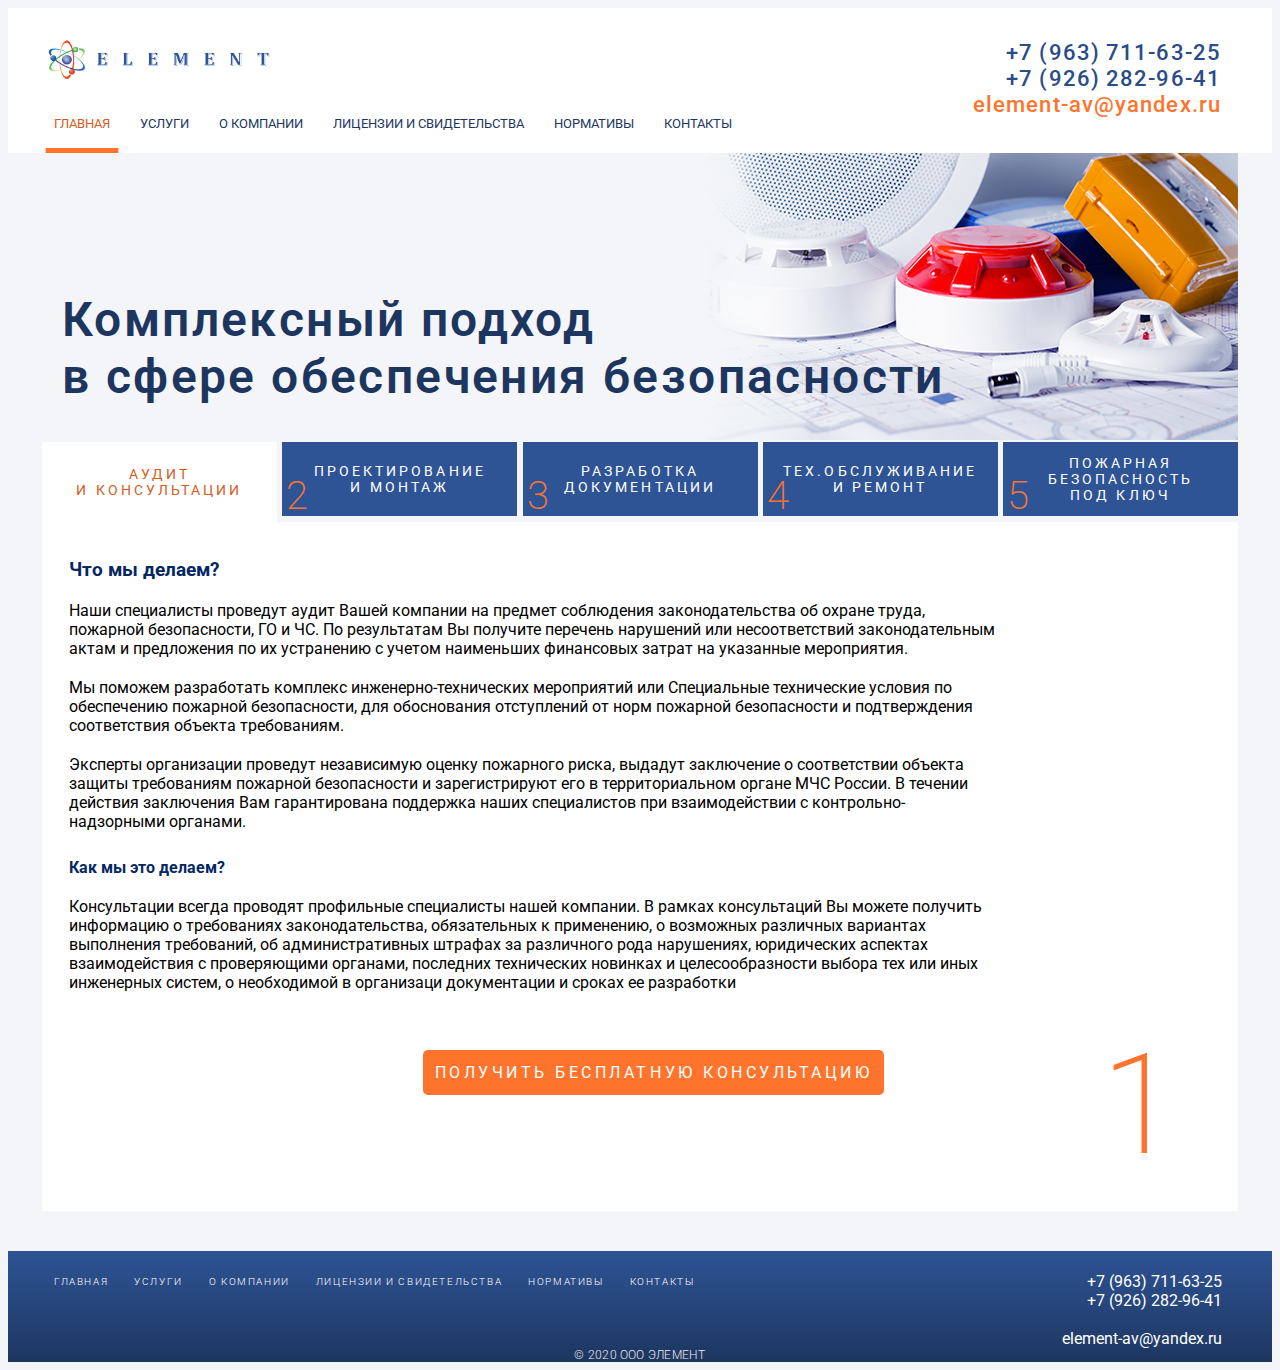
<file: index.html>
<!DOCTYPE html>
<html lang="ru">
<head>
    <meta charset="UTF-8">
    <meta name="viewport" content="width=device-width, initial-scale=1.0">
    <!-- Latest compiled and minified CSS -->
    <link rel="stylesheet" href="https://stackpath.bootstrapcdn.com/bootstrap/3.4.0/css/bootstrap.min.css" integrity="sha384-PmY9l28YgO4JwMKbTvgaS7XNZJ30MK9FAZjjzXtlqyZCqBY6X6bXIkM++IkyinN+" crossorigin="anonymous">
    <!-- Latest compiled and minified JavaScript -->
    <script src="https://code.jquery.com/jquery-1.12.4.min.js" integrity="sha384-nvAa0+6Qg9clwYCGGPpDQLVpLNn0fRaROjHqs13t4Ggj3Ez50XnGQqc/r8MhnRDZ" crossorigin="anonymous"></script>
    <script src="https://stackpath.bootstrapcdn.com/bootstrap/3.4.0/js/bootstrap.min.js" integrity="sha384-vhJnz1OVIdLktyixHY4Uk3OHEwdQqPppqYR8+5mjsauETgLOcEynD9oPHhhz18Nw" crossorigin="anonymous"></script>
    <script src="https://api-maps.yandex.ru/2.1/?apikey=ccc8866a-1088-462c-b26f-1185e83efd47&lang=ru_RU" type="text/javascript"></script>
    <link href="https://fonts.googleapis.com/css?family=Roboto:100,300,400,500,600&display=swap&subset=cyrillic" rel="stylesheet">
    <link rel="stylesheet" href="./css/main.css">
    <title>ООО Элемент</title>
</head>
<body>
    <header>
        <div class="header wrapper">
            <div class="header-box">
                <div class="header-box-company">
                    <div class="header-box-company__logo"><img src="./img/logo.png" alt="Логотип компании Элемент"></div>
                    <!-- <div class="company-name">Element</div> -->
                </div>
                <div class="header-box-contacts">
                    <div class="header-box__contacts__phone">
                        <a href="tel: +79637116325" class="link">+7 (963) 711-63-25</a>
                        <a href="tel: +79262829641" class="link">+7 (926) 282-96-41</a>
                    </div>
                    <a href="mailto: element-av@yandex.ru" class="link header-box__contacts__email">element-av@yandex.ru</a>
                </div>
            </div>
            <div class="navigation-menu-button">
                <div class="navigation-burger"></div>
                <span class="navigation-menu-button__title"></span>
            </div>
            <nav class="navigation">
                <ul class="navigation-list">
                    <li class="navigation-list__item"><a href="./" class="nav-link nav-link-active">Главная</a></li>
                    <li class="navigation-list__item"><a href="./pages/services/services.html" class="nav-link">Услуги</a></li>
                    <li class="navigation-list__item"><a href="./pages/about/about.html" class="nav-link">О компании</a></li>
                    <li class="navigation-list__item"><a href="./pages/licenses/licenses.html" class="nav-link">Лицензии и Свидетельства</a></li>
                    <li class="navigation-list__item"><a href="./pages/standards/standards.html" class="nav-link">Нормативы</a></li>
                    <li class="navigation-list__item"><a href="./pages/contacts/contacts.html" class="nav-link">Контакты</a></li>
                </ul>
                <div class="navigation__close"></div>
            </nav>
        </div>
    </header>
    <main>
        <div class="content wrapper">
            <div class="content-title">
                <h1 class="content-title__text">Комплексный подход<br>в сфере обеспечения безопасности</h1>
            </div>
            <section class="service-wrapper">
                <div class="services dragscroll">
                    <div class="service active">
                        <a href="#" class="link" data-service="service1" data-service_name="audit_i_consultacia">
                        <div class="service__counter">1</div>
                        <span class="service-link-text">АУДИТ<br>И КОНСУЛЬТАЦИИ</span></a>
                    </div>
                    <div class="service">
                        <a href="#" class="link" data-service="service2" data-service_name="proektirovanie_i_montaj">
                        <div class="service__counter">2</div>
                        <span class="service-link-text">ПРОЕКТИРОВАНИЕ<br>И МОНТАЖ</span></a>
                    </div>
                    <div class="service">
                        <a href="#" class="link" data-service="service3" data-service_name="razrabotka_documentacii">
                        <div class="service__counter">3</div>
                        <span class="service-link-text">РАЗРАБОТКА<br>ДОКУМЕНТАЦИИ</span></a>
                    </div>
                    <div class="service">
                        <a href="#" class="link" data-service="service4" data-service_name="tehobslujivanie_i_remont">
                        <div class="service__counter">4</div>
                        <span class="service-link-text">ТЕХ.ОБСЛУЖИВАНИЕ<br>И РЕМОНТ</span></a>
                    </div>
                    <div class="service">
                        <a href="#" class="link" data-service="service5" data-service_name="pojarnaya_bezopasnost_pod_kluch">
                        <div class="service__counter">5</div>
                        <span class="service-link-text">ПОЖАРНАЯ<br>БЕЗОПАСНОСТЬ<br>ПОД КЛЮЧ</span></a>
                    </div>
                </div>
                <div class="service-content">
                    <div class="service__counter">1</div>
                    <div class="service-text service-active" id="service1">
                        <h3 class="service-text-header">Что мы делаем?</h3>
                        <p>Наши специалисты проведут аудит Вашей компании на предмет соблюдения законодательства об охране труда, пожарной безопасности, ГО и ЧС. По результатам Вы получите перечень нарушений или несоответствий законодательным актам и предложения по их устранению с учетом наименьших финансовых затрат на указанные мероприятия.</p>
                        <p>Мы поможем разработать комплекс инженерно-технических мероприятий или Специальные технические условия по обеспечению пожарной безопасности, для обоснования отступлений от норм пожарной безопасности и подтверждения соответствия объекта требованиям.</p>
                        <p>Эксперты организации проведут независимую оценку пожарного риска, выдадут заключение о соответствии объекта защиты требованиям пожарной безопасности и зарегистрируют его в территориальном органе МЧС России. В течении действия заключения Вам гарантирована поддержка наших специалистов при взаимодействии с контрольно-надзорными органами.</p>
                        <h4 class="service-text-header">Как мы это делаем?</h4>
                        <p>Консультации всегда проводят профильные специалисты нашей компании. В рамках консультаций Вы можете получить информацию о требованиях законодательства, обязательных к применению, о возможных различных вариантах выполнения требований, об административных штрафах за различного рода нарушениях, юридических аспектах взаимодействия с проверяющими органами, последних технических новинках и целесообразности выбора тех или иных инженерных систем, о необходимой в организаци документации и сроках ее разработки</p>
                    </div>
                    <div class="service-text" id="service2">
                        <h3 class="service-text-header">Что мы делаем?</h3>
                        <p>Проектирование – самая главная часть создания любых систем безопасности. Проектирование всегда выполняется индивидуально, и учитывает не только размеры объекта и «бюджет», но и его функциональное назначение, объемно-планировочные решения. </p>
                        <p>
                          <span>Проектирование систем безопасности зависит от многих факторов, например: </span>
                          <ul class="service-list">
                            <li class="service-list__item">территориального нахождения зданий и строений, необходимых рубежей охраны. </li>
                            <li class="service-list__item">необходимое и достаточное количество систем в общем комплексе безопасности объекта. </li>
                            <li class="service-list__item">необходимость интеграции всех инженерных систем безопасности</li>
                            <li class="service-list__item">принятой концепции безопасности и многого другого </li>
                          </ul>
                        </p>
                        <p>Учет всех факторов и большой опыт нашего отдела проектирования позволяют предложить Вам проведение работ, приводящих к минимизации затрат на расходные материалы, оборудование и работы. Составление смет на основании разработанных проектов - гарантия быстрого и качественного выполнения монтажных работ, подбора материалов, пусконаладочных работ, а также последующего обслуживания. </p>
                        <p>
                          <span>Проектирование обычно включает в себя четыре основных стадии (стадии проектирования): </span>
                          <ul class="service-list">
                            <li class="service-list__item">Обследование объекта – это изучение точных параметров объекта для определения комплекса мероприятий по разработке «концепции безопасности» и выбор правильного технического предложения.</li>
                            <li class="service-list__item">Составление технического задания – наши специалисты совместно с представителями Заказчика анализируют все факторы риска и участвуют в подготовке исходных данных для технического задания (ТЗ).</li>
                            <li class="service-list__item">Непосредственно проектирование – это уже выпуск рабочей документации, разработка предварительных проектных решений или технического предложения.</li>
                            <li class="service-list__item">Исполнительная документация – создается в обязательном порядке на стадии ввода системы в эксплуатацию. Она уже учитывает все изменения, внесенные в рабочую документацию в процессе монтажных и пусконаладочных работ, в процессе приемочных испытаний и включает в себя руководство пользователя и правила эксплуатации систем.</li>
                          </ul>
                        </p>
                        <p>Правильно подобрать каждый будущий элемент системы, заложив многолетний принцип безотказной работы, осуществить монтаж с соблюдением всех имеющихся норм и правил, соблюдая максимальные характеристики и эксплуатационные возможности, произвести испытания и наладку всей системы, помогут и осуществят наши специалисты.</p>
                    </div>
                    <div class="service-text" id="service3">
                      <h3 class="service-text-header">Что мы делаем?</h3>
                      <p>Экспертный отдел ООО «Элемент» поможет Вам разработать следующие виды документации:</p>
                      <h4 class="service-text-header">В области пожарной безопасности</h4>
                      <ul class="service-list">
                        <li class="service-list__item">Декларация пожарной безопасности</li>
                        <li class="service-list__item">Специальный технические условия на обеспечение пожарной безопасности  объектов или процессов, для которых не предусмотрены нормы</li>
                        <li class="service-list__item">Комплекс инженерно-технических мероприятий по обеспечению пожарной безопасности</li>
                        <li class="service-list__item">Расчет индивидуального пожарного риска</li>
                        <li class="service-list__item">Независимую оценку пожарного риска (аудит пожарной безопасности)</li>
                        <li class="service-list__item">Пожарно-техническое исследование</li>
                        <li class="service-list__item">Мнение специалиста о месте и причине возникновения пожара</li>
                        <li class="service-list__item">Расчет времени эвакуации людей при пожаре</li>
                        <li class="service-list__item">План тушения пожара</li>
                        <li class="service-list__item">План эвакуации при пожаре</li>
                        <li class="service-list__item">Расчет категорий помещений по взрывопожарной и пожарной опасности </li>
                        <li class="service-list__item">Расчет категорий зданий по пожарной опасности</li>
                        <li class="service-list__item">Инструкции в области обеспечения пожарной безопасности</li>
                        <li class="service-list__item">Журналы по обеспечению пожарной безопасности (учета огнетушителей, противопожарного инструктажа)</li>
                        <li class="service-list__item">Распорядительные документы в области обеспечения пожарной безопасности (Приказы)</li>
                      </ul>
                      <h4 class="service-text-header">В области охраны труда</h4>
                      <ul class="service-list">
                        <li class="service-list__item">Приказы в области охраны труда (о назначении ответственных лиц, о перечне должностных лиц и профессий, подлежащих обучению, о прохождении медосмотра и тд)</li>
                        <li class="service-list__item">журналы (регистрации инструктажа, регистрации несчастных случаев, присвоения группы по электробезопасности и т.д.)</li>
                        <li class="service-list__item">программу вводного инструктажа и инструкцию по проведению вводного инструктажа. </li>
                        <li class="service-list__item">инструкции по охране труда </li>
                        <li class="service-list__item">положение о службе охраны труда в организации (при наличии штатного подразделения по охране труда);</li>
                        <li class="service-list__item">должностная инструкция специалиста по охране труда;</li>
                        <li class="service-list__item">положение об организации работы в области охраны труда;</li>
                        <li class="service-list__item">положение о порядке обучения и проверки знаний по охране труда, пожарной безопасности и производственной санитарии работников организации.</li>
                        <li class="service-list__item">варианты тестовых заданий и ответов для проведения проверки знаний по охране труда, пожарной безопасности и производственной санитарии.</li>
                        <li class="service-list__item">перечень бесплатно выдаваемой специальной одежды, специальной обуви и других средств индивидуальной защиты, утверждаемый руководителем организации.</li>
                      </ul>
                      <h4 class="service-text-header">В области ГО и ЧС</h4>
                      <ul class="service-list">
                        <li class="service-list__item">паспорт безопасности (паспорт антитеррористической защищенности) объектов различных категорий</li>
                        <li class="service-list__item">планы работы в области ГО и ЧС (годовой, план работы комиссии ПУФ, развития и совершенствования учебной базы и т.д.)</li>
                        <li class="service-list__item">приказы и положения (о назначении ответственных, о создании комиссий, о структурных подразделениях и т.д.)</li>
                      </ul>
                    </div>
                    <div class="service-text" id="service4">
                      <h3 class="service-text-header">Что мы делаем?</h3>
                      <p>Чтобы чувствовать себя спокойно и безопасно, ваша система безопасности должна быть отлажена и работать без сбоев. </p>
                      <p>Техническое обслуживание систем должно осуществляться ежемесячно. </p>
                      <p>Необходимость технического обслуживания систем противопожарной защиты прописана законодательно, а ответственность за ее работоспособность несет руководитель организации. </p>
                      <p>Доверяя техническое обслуживание профессионалам, Вы обеспечиваете защиту своих интересов. Вмешательство в системы противопожарной защиты работников организаций, не имеющих лицензию МЧС России запрещено.</p>
                      <p>Наши специалисты имеют огромный опыт работы со всеми видами систем противопожарной защиты, видеонаблюдения, СКУД и др.</p>
                    </div>
                    <div class="service-text" id="service5">
                      <h3 class="service-text-header">Что мы делаем?</h3>
                      <p>Пожарная безопасность в организации всегда начинается с распорядительных документов. К таким относятся приказы о назначении ответственных за пожарную безопасность, о создании в организации противопожарного режима (определении мест для курения, о порядке проведения огневых работ, о проведении массовых мероприятий и т.д.). На основании данных приказов разрабатываются инструкции о мерах пожарной безопасности, о порядке действий дежурного персонала при пожаре, об эвакуации при пожаре. Так же в организации должны быть журналы противопожарного инструктажа, учета огнетушителей.</p>
                      <p>Все работники организации должны проходить противопожарный инструктаж. </p>
                      <p>Руководители организации и работники, ответственные за пожарную безопасность должны проходить курс пожарно-технического минимума. </p>
                      <p>В ходе своей деятельности организация должна строго соблюдать требования Федерального законодательства в области пожарной безопасности. За нарушение требований пожарной безопасности предусмотрена административная, а в некоторых случаях, и уголовная ответственность. </p>
                      <p>Кроме документации руководителям необходимо обеспечить наличие первичных средств пожаротушения (их периодическое освидетельствование), перекатку пожарных рукавов, тренировки по эвакуации, проверку и нанесение огнезащитных составов и многое другое.</p>
                      <p>Пожарная безопасность зданий и сооружений начинается с разработки проектной документации. В соответствии с действующим законодательством все инженерные системы противопожарной защиты монтируются на основании разработанных проектов. Кроме того, на объекты нового строительства разрабатывается и регистрируется в территориальном органе МЧС декларация пожарной безопасности. </p>
                      <p>Все объекты подлежат оборудованию системами противопожарной защиты в зависимости от своих характеристик и назначения. К таким системам относятся: автоматическая пожарная сигнализация, оповещения и управления эвакуацией людей при пожаре, автоматического пожаротушения, противодымной защиты. Другие инженерные системы здания должны управляться от командных импульсов систем обнаружения пожара. Существуют различные виды систем пожарной сигнализации (аналоговая, адресная), систем оповещения о пожаре (звуковые, речевые), систем пожаротушения (водяного, порошкового, газового пожаротушения), противодымной защиты (дымоудаления, подпора воздуха). Широкий спектр производителей, как Российских, так и зарубежных, позволяет подобрать подходящие системы для конкретных объектов с учетом финансовых возможностей и предпочтений конечного заказчика. В ходе эксплуатации зданий и сооружений необходимо обеспечить непрерывное техническое обслуживание и планово-предупредительный ремонт всех этих систем.</p>
                      <p>Обеспечение огнестойкости объектов осуществляется путем применения в строительстве определенных материалов и их огнезащитной обработке. Так, например, используемые в строительстве несущие металлические конструкции всегда подлежат огнезащитной обработке. </p>
                      <p>Обеспечение безопасной эвакуации достигается в ходе применения объемно-планировочных решений и применении противопожарных систем.</p>
                      <p>Во всех аспектах обеспечения пожарной безопасности руководителю организации разобраться сложно, а иногда и невозможно, так как на руководителе лежит задача по организации работы компании. Для этого и созданы компании, способные «под ключ» обеспечить пожарную безопасность объекта с момента его проектирования на всех этапах эксплуатации.</p>
                      <p>ООО «Элемент» создана именно для таких целей. Наши специалисты различных профилей способны решить возникающие вопросы и найти наиболее подходящий вариант для каждого клиента. Монтаж и техническое обслуживание систем, разработка документации, проведении исследований, обоснование отступлений от нормативных требований – это малая часть того, чем занимается наша организация. </p>
                      <p>Работая с нами Вы получаете экономию времени и качественный результат.</p>
                    </div>
                    <div class="callback-popup">
                        <div class="link popup-button">ПОЛУЧИТЬ БЕСПЛАТНУЮ КОНСУЛЬТАЦИЮ</div>
                    </div>
                    <div class="service-left"></div>
                    <div class="service-right"></div>
                </div>

                <!-- <div id="accordion" role="tablist" aria-multiselectable="true">
                    <div class="panel panel-default">
                      <div class="panel-heading" role="tab" id="headingOne">
                        <h4 class="panel-title">
                          <a data-toggle="collapse" data-parent="#accordion" href="#collapseOne" aria-expanded="false" aria-controls="collapseOne">
                            Collapsible Group Item #1
                          </a>
                        </h4>
                      </div>
                      <div id="collapseOne" class="panel-collapse collapse" role="tabpanel" aria-labelledby="headingOne">
                        Anim pariatur cliche reprehenderit, enim eiusmod high life accusamus terry richardson ad squid. 3 wolf moon officia aute, non cupidatat skateboard dolor brunch. Food truck quinoa nesciunt laborum eiusmod. Brunch 3 wolf moon tempor, sunt aliqua put a bird on it squid single-origin coffee nulla assumenda shoreditch et. Nihil anim keffiyeh helvetica, craft beer labore wes anderson cred nesciunt sapiente ea proident. Ad vegan excepteur butcher vice lomo. Leggings occaecat craft beer farm-to-table, raw denim aesthetic synth nesciunt you probably haven't heard of them accusamus labore sustainable VHS.
                      </div>
                    </div>
                    <div class="panel panel-default">
                      <div class="panel-heading" role="tab" id="headingTwo">
                        <h4 class="panel-title">
                          <a class="collapsed" data-toggle="collapse" data-parent="#accordion" href="#collapseTwo" aria-expanded="false" aria-controls="collapseTwo">
                            Collapsible Group Item #2
                          </a>
                        </h4>
                      </div>
                      <div id="collapseTwo" class="panel-collapse collapse" role="tabpanel" aria-labelledby="headingTwo">
                        Anim pariatur cliche reprehenderit, enim eiusmod high life accusamus terry richardson ad squid. 3 wolf moon officia aute, non cupidatat skateboard dolor brunch. Food truck quinoa nesciunt laborum eiusmod. Brunch 3 wolf moon tempor, sunt aliqua put a bird on it squid single-origin coffee nulla assumenda shoreditch et. Nihil anim keffiyeh helvetica, craft beer labore wes anderson cred nesciunt sapiente ea proident. Ad vegan excepteur butcher vice lomo. Leggings occaecat craft beer farm-to-table, raw denim aesthetic synth nesciunt you probably haven't heard of them accusamus labore sustainable VHS.
                      </div>
                    </div>
                    <div class="panel panel-default">
                      <div class="panel-heading" role="tab" id="headingThree">
                        <h4 class="panel-title">
                          <a class="collapsed" data-toggle="collapse" data-parent="#accordion" href="#collapseThree" aria-expanded="false" aria-controls="collapseThree">
                            Collapsible Group Item #3
                          </a>
                        </h4>
                      </div>
                      <div id="collapseThree" class="panel-collapse collapse" role="tabpanel" aria-labelledby="headingThree">
                        Anim pariatur cliche reprehenderit, enim eiusmod high life accusamus terry richardson ad squid. 3 wolf moon officia aute, non cupidatat skateboard dolor brunch. Food truck quinoa nesciunt laborum eiusmod. Brunch 3 wolf moon tempor, sunt aliqua put a bird on it squid single-origin coffee nulla assumenda shoreditch et. Nihil anim keffiyeh helvetica, craft beer labore wes anderson cred nesciunt sapiente ea proident. Ad vegan excepteur butcher vice lomo. Leggings occaecat craft beer farm-to-table, raw denim aesthetic synth nesciunt you probably haven't heard of them accusamus labore sustainable VHS.
                      </div>
                    </div>
                    <div class="panel panel-default">
                        <div class="panel-heading" role="tab" id="headingThree">
                          <h4 class="panel-title">
                            <a class="collapsed" data-toggle="collapse" data-parent="#accordion" href="#collapseThree" aria-expanded="false" aria-controls="collapseThree">
                              Collapsible Group Item #3
                            </a>
                          </h4>
                        </div>
                        <div id="collapseThree" class="panel-collapse collapse" role="tabpanel" aria-labelledby="headingThree">
                          Anim pariatur cliche reprehenderit, enim eiusmod high life accusamus terry richardson ad squid. 3 wolf moon officia aute, non cupidatat skateboard dolor brunch. Food truck quinoa nesciunt laborum eiusmod. Brunch 3 wolf moon tempor, sunt aliqua put a bird on it squid single-origin coffee nulla assumenda shoreditch et. Nihil anim keffiyeh helvetica, craft beer labore wes anderson cred nesciunt sapiente ea proident. Ad vegan excepteur butcher vice lomo. Leggings occaecat craft beer farm-to-table, raw denim aesthetic synth nesciunt you probably haven't heard of them accusamus labore sustainable VHS.
                        </div>
                    </div>
                    <div class="panel panel-default">
                        <div class="panel-heading" role="tab" id="headingThree">
                          <h4 class="panel-title">
                            <a class="collapsed" data-toggle="collapse" data-parent="#accordion" href="#collapseService_5" aria-expanded="false" aria-controls="collapseService_5">
                              Collapsible Group Item #3
                            </a>
                          </h4>
                        </div>
                        <div id="collapseService_5" class="panel-collapse collapse" role="tabpanel" aria-labelledby="headingThree">
                          Anim pariatur cliche reprehenderit, enim eiusmod high life accusamus terry richardson ad squid. 3 wolf moon officia aute, non cupidatat skateboard dolor brunch. Food truck quinoa nesciunt laborum eiusmod. Brunch 3 wolf moon tempor, sunt aliqua put a bird on it squid single-origin coffee nulla assumenda shoreditch et. Nihil anim keffiyeh helvetica, craft beer labore wes anderson cred nesciunt sapiente ea proident. Ad vegan excepteur butcher vice lomo. Leggings occaecat craft beer farm-to-table, raw denim aesthetic synth nesciunt you probably haven't heard of them accusamus labore sustainable VHS.
                        </div>
                    </div>
                  </div> -->

            </section>
            <section class="mobile-content">
              <div class="mobile-content__discription">
                <p>ООО «Элемент» - это компания специалистов, способных выполнить работы по обеспечению безопасности зданий и сооружений любой сложности.</p>
                <div class="discription-links">
                  <a href="./pages/about/about.html" class="link">Подробнее о компании</a>
                  <a href="./pages/licenses/licenses.html" class="link">Лицензии и свидетельства</a>
                </div>
              </div>
              <div class="mobile-content__navigation">
                <div class="navigation-button">
                  <a href="./pages/services/services.html" class="link">Наши услуги</a>
                </div>
                <div class="navigation-button">
                  <a href="./pages/standards/standards.html" class="link">По каким нормативам мы работаем?</a>
                </div>
                <div class="callback-popup navigation-button">
                  <div class="link popup-button">ПОЛУЧИТЬ БЕСПЛАТНУЮ КОНСУЛЬТАЦИЮ</div>
                </div>
              </div>
              <div class="mobile-content__location">
                <div class="location-howtofind">
                  <h4 class="howtofind-title">Как нас найти?</h4>
                  <p class="howtofind-address">125493 Москва, Кронштадтский б-р, 9 строение 4</p>
                </div>
                <div id="map" class="yandex-map" style="min-width: 100%; height: 271px"></div>
              </div>
            </section>
            <div class="main-background"></div>
        </div>
        
    </main>
    <footer>
        <div class="footer wrapper">
            <div class="footer-box">
                <nav class="navigation">
                    <ul class="navigation-list">
                        <li class="navigation-list__item"><a href="./" class="nav-link">Главная</a></li>
                        <li class="navigation-list__item"><a href="./pages/services/services.html" class="nav-link">Услуги</a></li>
                        <li class="navigation-list__item"><a href="./pages/about/about.html" class="nav-link">О компании</a></li>
                        <li class="navigation-list__item"><a href="./pages/licenses/licenses.html" class="nav-link">Лицензии и Свидетельства</a></li>
                        <li class="navigation-list__item"><a href="./pages/standards/standards.html" class="nav-link">Нормативы</a></li>
                        <li class="navigation-list__item"><a href="./pages/contacts/contacts.html" class="nav-link">Контакты</a></li>
                    </ul>
                </nav>
                <div class="footer-box__contacts">
                    <a href="tel: +79637116325" class="link phone">+7 (963) 711-63-25</a>
                    <a href="tel: +79262829641" class="link phone">+7 (926) 282-96-41</a><br>
                    <a href="mailto: element-av@yandex.ru" class="link">element-av@yandex.ru</a>
                </div>
            </div>
            <div class="copyright">
                <span class="copyright-text">© 2020 ООО ЭЛЕМЕНТ</span>
            </div>
        </div>
    </footer>
    <div class="popup-modal-wrapper main-modal">
        <div class="popup-modal">
            <div class="popup-header">
                <div class="popup-image"></div>
                <div class="popup-header-text"><h3 class="popup-title">Нужна консультация?</h3>
                    <p class="popup-title-text">Пожалуйста, заполните форму ниже,<br>и наши специалисты свяжутся с Вами в ближайшее время.</p>
                </div>
            </div>
            <a href="#" class="popup-close link">[ x ]</a>
            <form action="" id="callback-form" name="callback-form">
                <div class="form-box">
                    <span>Тема сообщения:</span>
                    <select name="service" id="service-select" class="form-item field">
                        <option value="service1" class="field" selected>Аудит на объекте</option>
                        <option value="service2" class="field">Проектирование и монтаж</option>
                        <option value="service3" class="field">Разработка документации</option>
                        <option value="service4" class="field">Тех. обслуживание и ремонт</option>
                        <option value="service5" class="field">Пожарная безопасность под ключ</option>
                        <option value="Consultation" class="field">Консультация</option>
                    </select>
                    <input type="name" name="name" placeholder="Ваше имя*" class="form-item field">
                    <input type="phone" name="phone" placeholder="Номер телефона*" class="form-item field form-box__phone-field" pattern="[+][7][(][0-9]{3}[)][ ][0-9]{3}[-][0-9]{4}">
                    <div class="form-item popup-file add-requisites">
                        <input type="file" name="file" class="popup-file__input" id="file" enctype="multipart/form-data">
                        <!-- accept=".doc,.docx,.xml,application/msword,application/vnd.openxmlformats-officedocument.wordprocessingml.document" -->
                        <label for="file" class="popup-file__label">+ Прикрепить реквизиты компании (опционально)</label>
                    </div>
                    <div class="form-item popup-file__success">
                        <!-- <div class="popup-file__success-file" id="attached-file-01">
                            <span>Название файла.docx</span>
                            <div class="popup-file__remove"></div>
                        </div>
                        <div class="popup-file__success-file" id="attached-file-02">
                            <span>Название файла.docx</span>
                            <div class="popup-file__remove"></div>
                        </div> -->
                    </div>
                </div>
                <div class="checkbox-user-data">
                    <input type="checkbox" class="chckbx" required>
                    <div class="checkbox-text">
                        <span>Даю согласие с </span>
                        <a href="./source/Политика обработки персональных данных.docx" class="link data-policy">политикой обработки персональных данных</a>        
                    </div>
                </div>
                <button class="form-box__send-button">Отправить</button>
            </form>
        </div>
    </div>
    <div class="backtotop">
      <a href="#" class="backtotop-button"></a>
    </div>
</body>
<script src="./js/plugins/dragscroll.js"></script>
<script src="./js/inputmask.min.js"></script>
<script src="./js/jquery.inputmask.js"></script>
<script src="./js/main.js"></script>
</html>
</file>
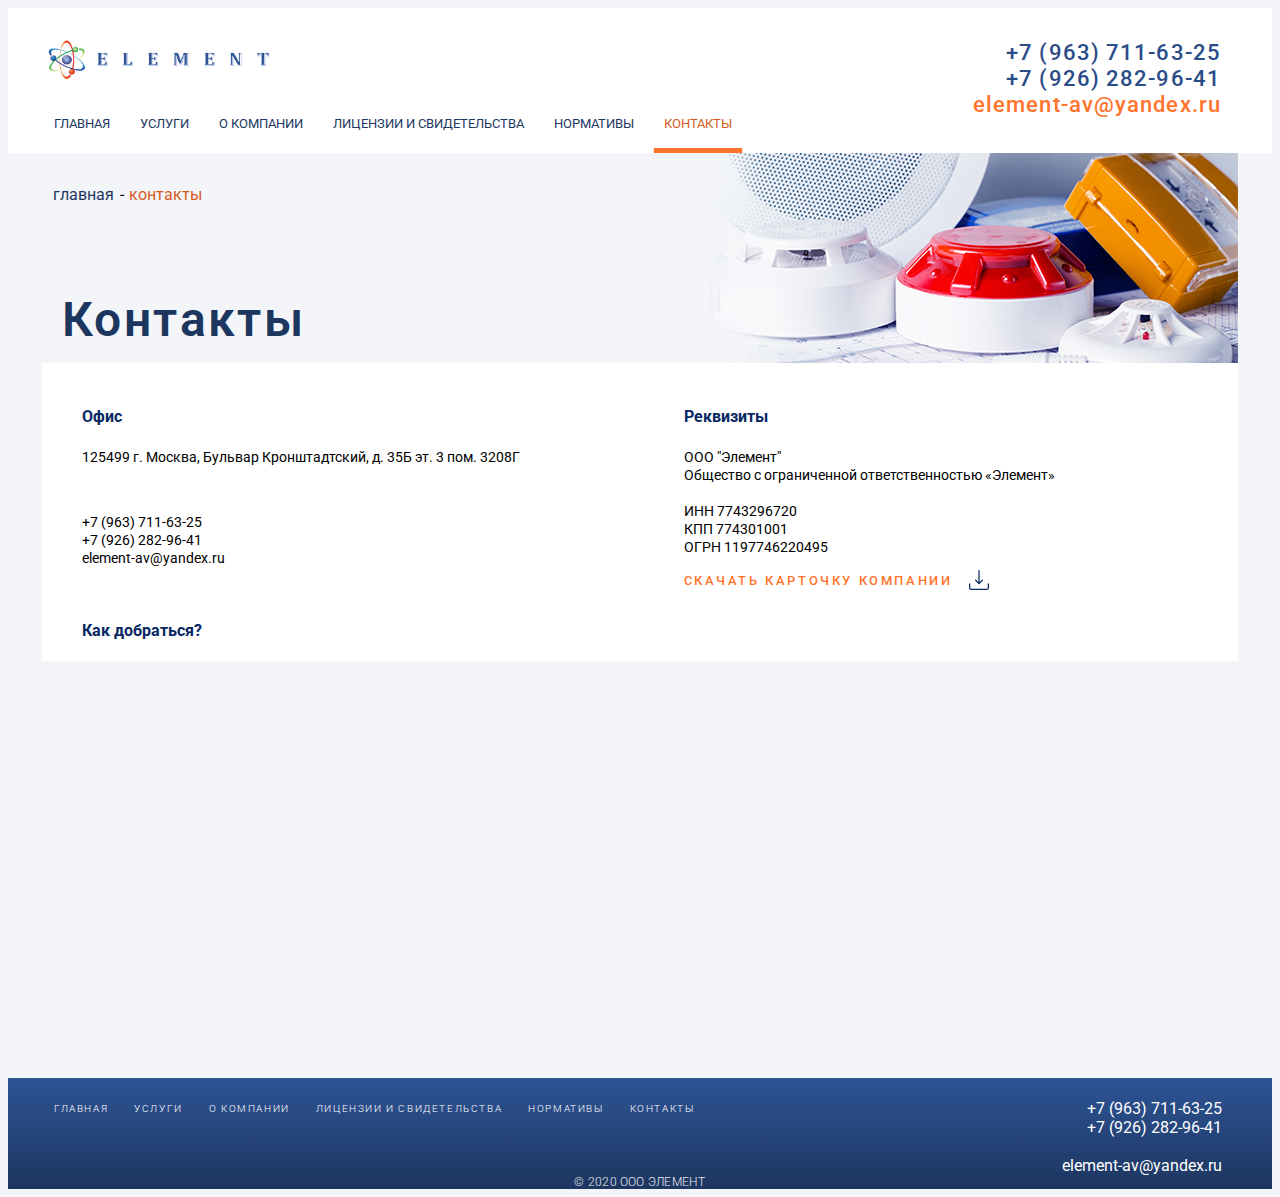
<file: pages/contacts/contacts.html>
<!DOCTYPE html>
<html lang="ru">
<head>
    <meta charset="UTF-8">
    <meta name="viewport" content="width=device-width, initial-scale=1.0">
    <!-- Latest compiled and minified CSS -->
    <link rel="stylesheet" href="https://stackpath.bootstrapcdn.com/bootstrap/3.4.0/css/bootstrap.min.css" integrity="sha384-PmY9l28YgO4JwMKbTvgaS7XNZJ30MK9FAZjjzXtlqyZCqBY6X6bXIkM++IkyinN+" crossorigin="anonymous">
    <!-- Latest compiled and minified JavaScript -->
    <script src="https://code.jquery.com/jquery-1.12.4.min.js" integrity="sha384-nvAa0+6Qg9clwYCGGPpDQLVpLNn0fRaROjHqs13t4Ggj3Ez50XnGQqc/r8MhnRDZ" crossorigin="anonymous"></script>
    <script src="https://stackpath.bootstrapcdn.com/bootstrap/3.4.0/js/bootstrap.min.js" integrity="sha384-vhJnz1OVIdLktyixHY4Uk3OHEwdQqPppqYR8+5mjsauETgLOcEynD9oPHhhz18Nw" crossorigin="anonymous"></script>
    <script src="https://api-maps.yandex.ru/2.1/?apikey=ccc8866a-1088-462c-b26f-1185e83efd47&lang=ru_RU" type="text/javascript"></script>
    <link href="https://fonts.googleapis.com/css?family=Roboto:100,300,400,500,600&display=swap&subset=cyrillic" rel="stylesheet">
    <link rel="stylesheet" href="../contacts/css/contacts.css">
    <title>ООО Элемент</title>
</head>
<body>
    <header>
        <div class="header wrapper">
            <div class="header-box">
                <div class="header-box-company">
                    <div class="header-box-company__logo"><img src="../../img/logo.png" alt="Логотип компании Элемент"></div>
                    <!-- <div class="company-name">Element</div> -->
                </div>
                <div class="header-box-contacts">
                    <div class="header-box__contacts__phone">
                        <a href="tel: +79637116325" class="link">+7 (963) 711-63-25</a>
                        <a href="tel: +79262829641" class="link">+7 (926) 282-96-41</a>
                    </div>
                    <a href="mailto: element-av@yandex.ru" class="link header-box__contacts__email">element-av@yandex.ru</a>
                </div>
            </div>
            <div class="navigation-menu-button">
                <div class="navigation-burger"></div>
                <span class="navigation-menu-button__title"></span>
            </div>
            <nav class="navigation">
                <ul class="navigation-list">
                    <li class="navigation-list__item"><a href="../../" class="nav-link">Главная</a></li>
                    <li class="navigation-list__item"><a href="../services/services.html" class="nav-link">Услуги</a></li>
                    <li class="navigation-list__item"><a href="../about/about.html" class="nav-link">О компании</a></li>
                    <li class="navigation-list__item"><a href="../licenses/licenses.html" class="nav-link">Лицензии и Свидетельства</a></li>
                    <li class="navigation-list__item"><a href="../standards/standards.html" class="nav-link">Нормативы</a></li>
                    <li class="navigation-list__item"><a href="./contacts.html" class="nav-link nav-link-active">Контакты</a></li>
                </ul>
                <div class="navigation__close"></div>
            </nav>
        </div>
    </header>
    <main>
        <div class="content wrapper">
            <div class="content-breadcrumbs">
                <ul class="content-breadcrumbs__list">
                    <li class="content-breadcrumbs__list-item"><a href="../../" class="content-breadcrumbs__link">главная</a></li>
                    <li class="content-breadcrumbs__list-item"><a href="../contacts/contacts.html" class="content-breadcrumbs__link content-breadcrumbs__link-active">контакты</a></li>
                </ul>
            </div>
            <div class="content-title">
                <h1 class="content-title__text">Контакты</h1>
            </div>
            <!-- <h1 class="content-title">Контакты</h1> -->
            <section class="contacts content-box">
                <div class="contacts-box">
                    <div class="contacts-box-row">
                        <div class="address">
                            <h4>Офис</h4>
                            <p>125499 г. Москва, Бульвар Кронштадтский, д. 35Б эт. 3 пом. 3208Г</p><br>
                            <p>+7 (963) 711-63-25<br>+7 (926) 282-96-41<br>element-av@yandex.ru</p><br>
                        </div>
                        <div class="howtoget">
                            <h4>Как добраться?</h4>
                            <!-- <p>На автомобиле:</p> -->
                        </div>
                    </div>
                    <div class="contacts-box-row">
                        <div class="requisites">
                            <h4>Реквизиты</h4>
                            <p>ООО "Элемент"<br>
                                Общество с ограниченной ответственностью «Элемент»<br><br>
                                ИНН 7743296720<br>
                                КПП 774301001<br>
                                ОГРН 1197746220495
                            </p>
                            
                        </div>
                        <div class="download-company-card">
                            <span>СКАЧАТЬ КАРТОЧКУ КОМПАНИИ</span>
                            <a href="../../source/Карточка организации ООО Элемент.docx" class="link download-company-card-link"></a>
                        </div>
                    </div>
                </div>
            </section>
            <div class="main-background"></div>
        </div>
        <div id="map" class="yandex-map" style="min-width: 100%; height: 417px"></div>
        <!-- <div class="main-background"></div> -->
    </main>
    <footer>
        <div class="footer wrapper">
            <div class="footer-box">
                <nav class="navigation">
                    <ul class="navigation-list">
                        <li class="navigation-list__item"><a href="../../" class="nav-link">Главная</a></li>
                        <li class="navigation-list__item"><a href="../services/services.html" class="nav-link">Услуги</a></li>
                        <li class="navigation-list__item"><a href="../about/about.html" class="nav-link">О компании</a></li>
                        <li class="navigation-list__item"><a href="../licenses/licenses.html" class="nav-link">Лицензии и Свидетельства</a></li>
                        <li class="navigation-list__item"><a href="../standards/standards.html" class="nav-link">Нормативы</a></li>
                        <li class="navigation-list__item"><a href="../contacts/contacts.html" class="nav-link">Контакты</a></li>
                    </ul>
                </nav>
                <div class="footer-box__contacts">
                    <a href="tel: +79637116325" class="link phone">+7 (963) 711-63-25</a>
                    <a href="tel: +79262829641" class="link phone">+7 (926) 282-96-41</a><br>
                    <a href="mailto: element-av@yandex.ru" class="link">element-av@yandex.ru</a>
                </div>
            </div>
            <div class="copyright">
                <span class="copyright-text">© 2020 ООО ЭЛЕМЕНТ</span>
            </div>
        </div>
    </footer>
    <div class="backtotop">
        <a href="#" class="backtotop-button"></a>
      </div>
</body>
<!-- <link rel="stylesheet" href="../../css/main.css"> -->
<script src="../../js/main.js"></script>
<!-- <script src="../../js/contacts.js"></script> -->
</html>
</file>
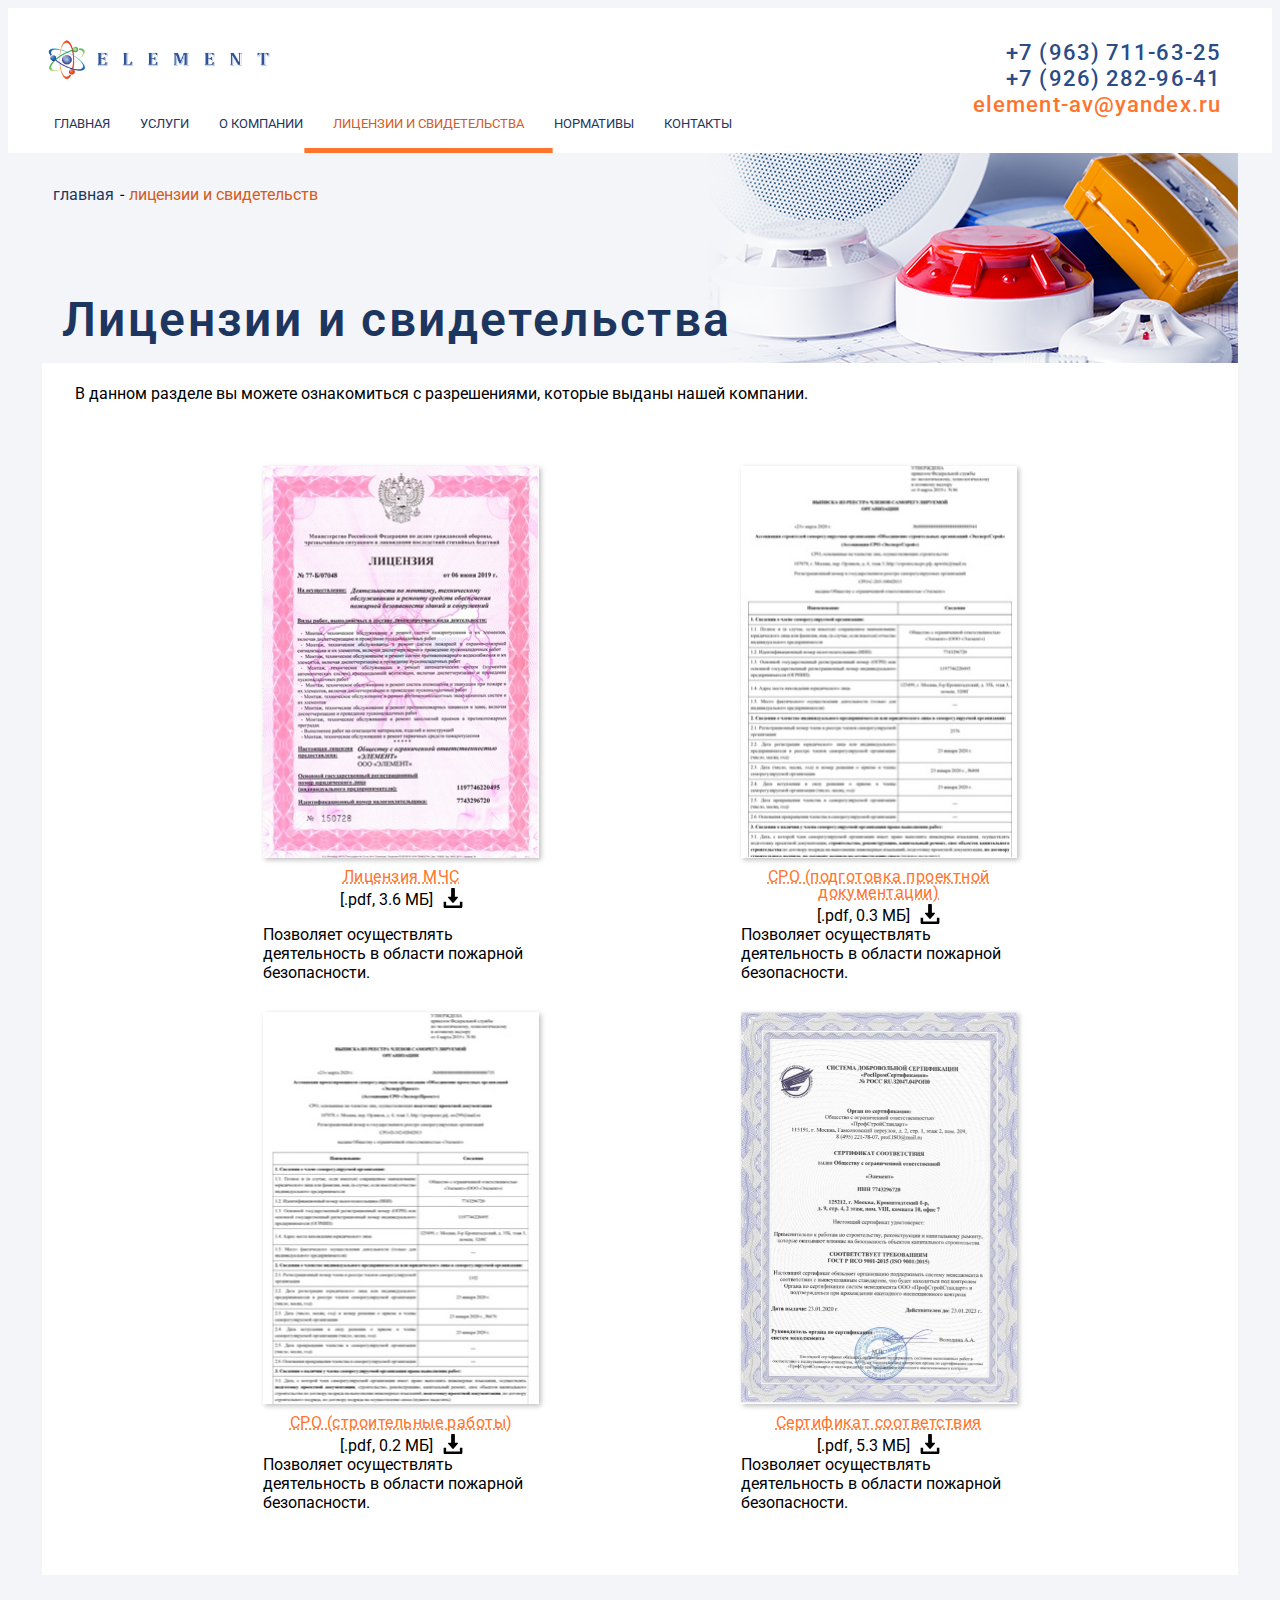
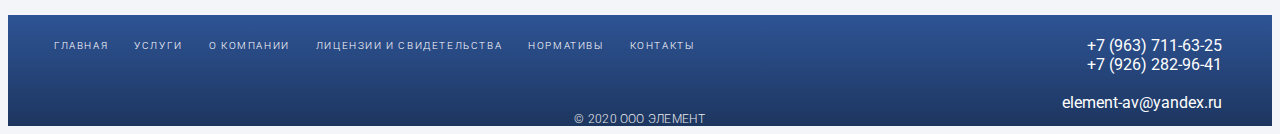
<file: pages/licenses/licenses.html>
<!DOCTYPE html>
<html lang="ru">
<head>
    <meta charset="UTF-8">
    <meta name="viewport" content="width=device-width, initial-scale=1.0">
    <!-- Latest compiled and minified CSS -->
    <link rel="stylesheet" href="https://stackpath.bootstrapcdn.com/bootstrap/3.4.0/css/bootstrap.min.css" integrity="sha384-PmY9l28YgO4JwMKbTvgaS7XNZJ30MK9FAZjjzXtlqyZCqBY6X6bXIkM++IkyinN+" crossorigin="anonymous">
    <!-- Latest compiled and minified JavaScript -->
    <script src="https://code.jquery.com/jquery-1.12.4.min.js" integrity="sha384-nvAa0+6Qg9clwYCGGPpDQLVpLNn0fRaROjHqs13t4Ggj3Ez50XnGQqc/r8MhnRDZ" crossorigin="anonymous"></script>
    <script src="https://stackpath.bootstrapcdn.com/bootstrap/3.4.0/js/bootstrap.min.js" integrity="sha384-vhJnz1OVIdLktyixHY4Uk3OHEwdQqPppqYR8+5mjsauETgLOcEynD9oPHhhz18Nw" crossorigin="anonymous"></script>
    <link href="https://fonts.googleapis.com/css?family=Roboto:100,300,400,500,600&display=swap&subset=cyrillic" rel="stylesheet">
    <link rel="stylesheet" href="./css/licenses.css">
    <title>ООО Элемент</title>
</head>
<body>
<header>
    <div class="header wrapper">
        <div class="header-box">
            <div class="header-box-company">
                <div class="header-box-company__logo"><img src="../../img/logo.png" alt="Логотип компании Элемент"></div>
                <!-- <div class="company-name">Element</div> -->
            </div>
            <div class="header-box-contacts">
                <div class="header-box__contacts__phone">
                    <a href="tel: +79637116325" class="link">+7 (963) 711-63-25</a>
                    <a href="tel: +79262829641" class="link">+7 (926) 282-96-41</a>
                </div>
                <a href="mailto: element-av@yandex.ru" class="link header-box__contacts__email">element-av@yandex.ru</a>
            </div>
        </div>
        <div class="navigation-menu-button">
            <div class="navigation-burger"></div>
            <span class="navigation-menu-button__title"></span>
        </div>
        <nav class="navigation">
            <ul class="navigation-list">
                <li class="navigation-list__item"><a href="../../" class="nav-link">Главная</a></li>
                <li class="navigation-list__item"><a href="../services/services.html" class="nav-link">Услуги</a></li>
                <li class="navigation-list__item"><a href="../about/about.html" class="nav-link">О компании</a></li>
                <li class="navigation-list__item"><a href="./licenses.html" class="nav-link nav-link-active">Лицензии и Свидетельства</a></li>
                <li class="navigation-list__item"><a href="../standards/standards.html" class="nav-link">Нормативы</a></li>
                <li class="navigation-list__item"><a href="../contacts/contacts.html" class="nav-link">Контакты</a></li>
            </ul>
            <div class="navigation__close"></div>
        </nav>
    </div>
</header>
<main>
    <div class="content wrapper">
        <div class="content-breadcrumbs">
            <ul class="content-breadcrumbs__list">
                <li class="content-breadcrumbs__list-item"><a href="../../" class="content-breadcrumbs__link">главная</a></li>
                <li class="content-breadcrumbs__list-item"><a href="../licenses/licenses.html" class="content-breadcrumbs__link content-breadcrumbs__link-active">лицензии и свидетельств</a></li>
            </ul>
        </div>
        <div class="content-title">
            <h1 class="content-title__text">Лицензии и свидетельства</h1>
        </div>
        <section class="content-box">
            <div class="licenses-box">
                <div class="licenses-box__discription">В данном разделе вы можете ознакомиться с разрешениями, которые выданы нашей компании.</div>
                <div class="licenses-box__licenses">
                    <div class="licenses-box__licenses-row">
                        <div class="license">
                            <div class="license__img" style="background-image: url('../../img/licenses/license_mchs.jpg')"></div>
                            <div class="license__name">
                                <a href="../../source/licenses/pdf/МЧС лицензия.pdf" target="blank" class="link">
                                    Лицензия МЧС
                                </a>
                            </div>
                            <div class="license__prop">[.pdf, 3.6 МБ]<a href="../../source/licenses/pdf/МЧС лицензия.pdf" target="blank" class="link license__prop-download-link"><div class="license__prop-download-img"></div></a></div>
                            <div class="license__discription">Позволяет осуществлять деятельность в области пожарной безопасности.</div>
                        </div>
                        <div class="license">
                            <div class="license__img" style="background-image: url('../../img/licenses/sro_proekt.jpg');"></div>
                            <div class="license__name">
                                <a href="../../source/licenses/pdf/СРО проект_выписка_2020-03-23.pdf" target="blank" class="link">
                                    СРО (подготовка проектной документации)
                                </a>
                            </div>
                            <div class="license__prop">[.pdf, 0.3 МБ]<a href="../../source/licenses/pdf/СРО проект_выписка_2020-03-23.pdf" target="blank" class="link license__prop-download-link"><div class="license__prop-download-img"></div></a></div>
                            <div class="license__discription">Позволяет осуществлять деятельность в области пожарной безопасности.</div>
                        </div>
                    </div>
                    <div class="licenses-box__licenses-row">
                        <div class="license">
                            <div class="license__img" style="background-image: url('../../img/licenses/sro_montaj.jpg');"></div>
                            <div class="license__name">
                                <a href="../../source/licenses/pdf/СРО монтаж_выписка_2020-03-23.pdf" target="blank" class="link">
                                    СРО (строительные работы)
                                </a>
                            </div>
                            <div class="license__prop">[.pdf, 0.2 МБ]<a href="../../source/licenses/pdf/СРО монтаж_выписка_2020-03-23.pdf" target="blank" class="link license__prop-download-link"><div class="license__prop-download-img"></div></a></div>
                            <div class="license__discription">Позволяет осуществлять деятельность в области пожарной безопасности.</div>
                        </div>
                        <div class="license">
                            <div class="license__img" style="background-image: url('../../img/licenses/iso_9001.jpg');"></div>
                            <div class="license__name">
                                <a href="../../source/licenses/pdf/ИСО стройка+проект.pdf" target="blank" class="link">
                                    Сертификат соответствия
                                </a>
                            </div>
                            <div class="license__prop">[.pdf, 5.3 МБ]<a href="../../source/licenses/pdf/ИСО стройка+проект.pdf" target="blank" class="link license__prop-download-link"><div class="license__prop-download-img"></div></a></div>
                            <div class="license__discription">Позволяет осуществлять деятельность в области пожарной безопасности.</div>
                        </div>
                    </div>
                </div>
            </div>
        </section>
        <div class="main-background"></div>
    </div>
    <!-- <div class="main-background"></div> -->
</main>
<footer>
    <div class="footer wrapper">
        <div class="footer-box">
            <nav class="navigation">
                <ul class="navigation-list">
                    <li class="navigation-list__item"><a href="../../" class="nav-link">Главная</a></li>
                    <li class="navigation-list__item"><a href="../services/services.html" class="nav-link">Услуги</a></li>
                    <li class="navigation-list__item"><a href="../about/about.html" class="nav-link">О компании</a></li>
                    <li class="navigation-list__item"><a href="../licenses/licenses.html" class="nav-link">Лицензии и Свидетельства</a></li>
                    <li class="navigation-list__item"><a href="../standards/standards.html" class="nav-link">Нормативы</a></li>
                    <li class="navigation-list__item"><a href="../contacts/contacts.html" class="nav-link">Контакты</a></li>
                </ul>
            </nav>
            <div class="footer-box__contacts">
                <a href="tel: +79637116325" class="link phone">+7 (963) 711-63-25</a>
                <a href="tel: +79262829641" class="link phone">+7 (926) 282-96-41</a><br>
                <a href="mailto: element-av@yandex.ru" class="link">element-av@yandex.ru</a>
            </div>
        </div>
        <div class="copyright">
            <span class="copyright-text">© 2020 ООО ЭЛЕМЕНТ</span>
        </div>
    </div>
</footer>
<div class="backtotop">
    <a href="#" class="backtotop-button"></a>
</div>
</body>
<script src="../../js/main.js"></script>
</html>
</file>
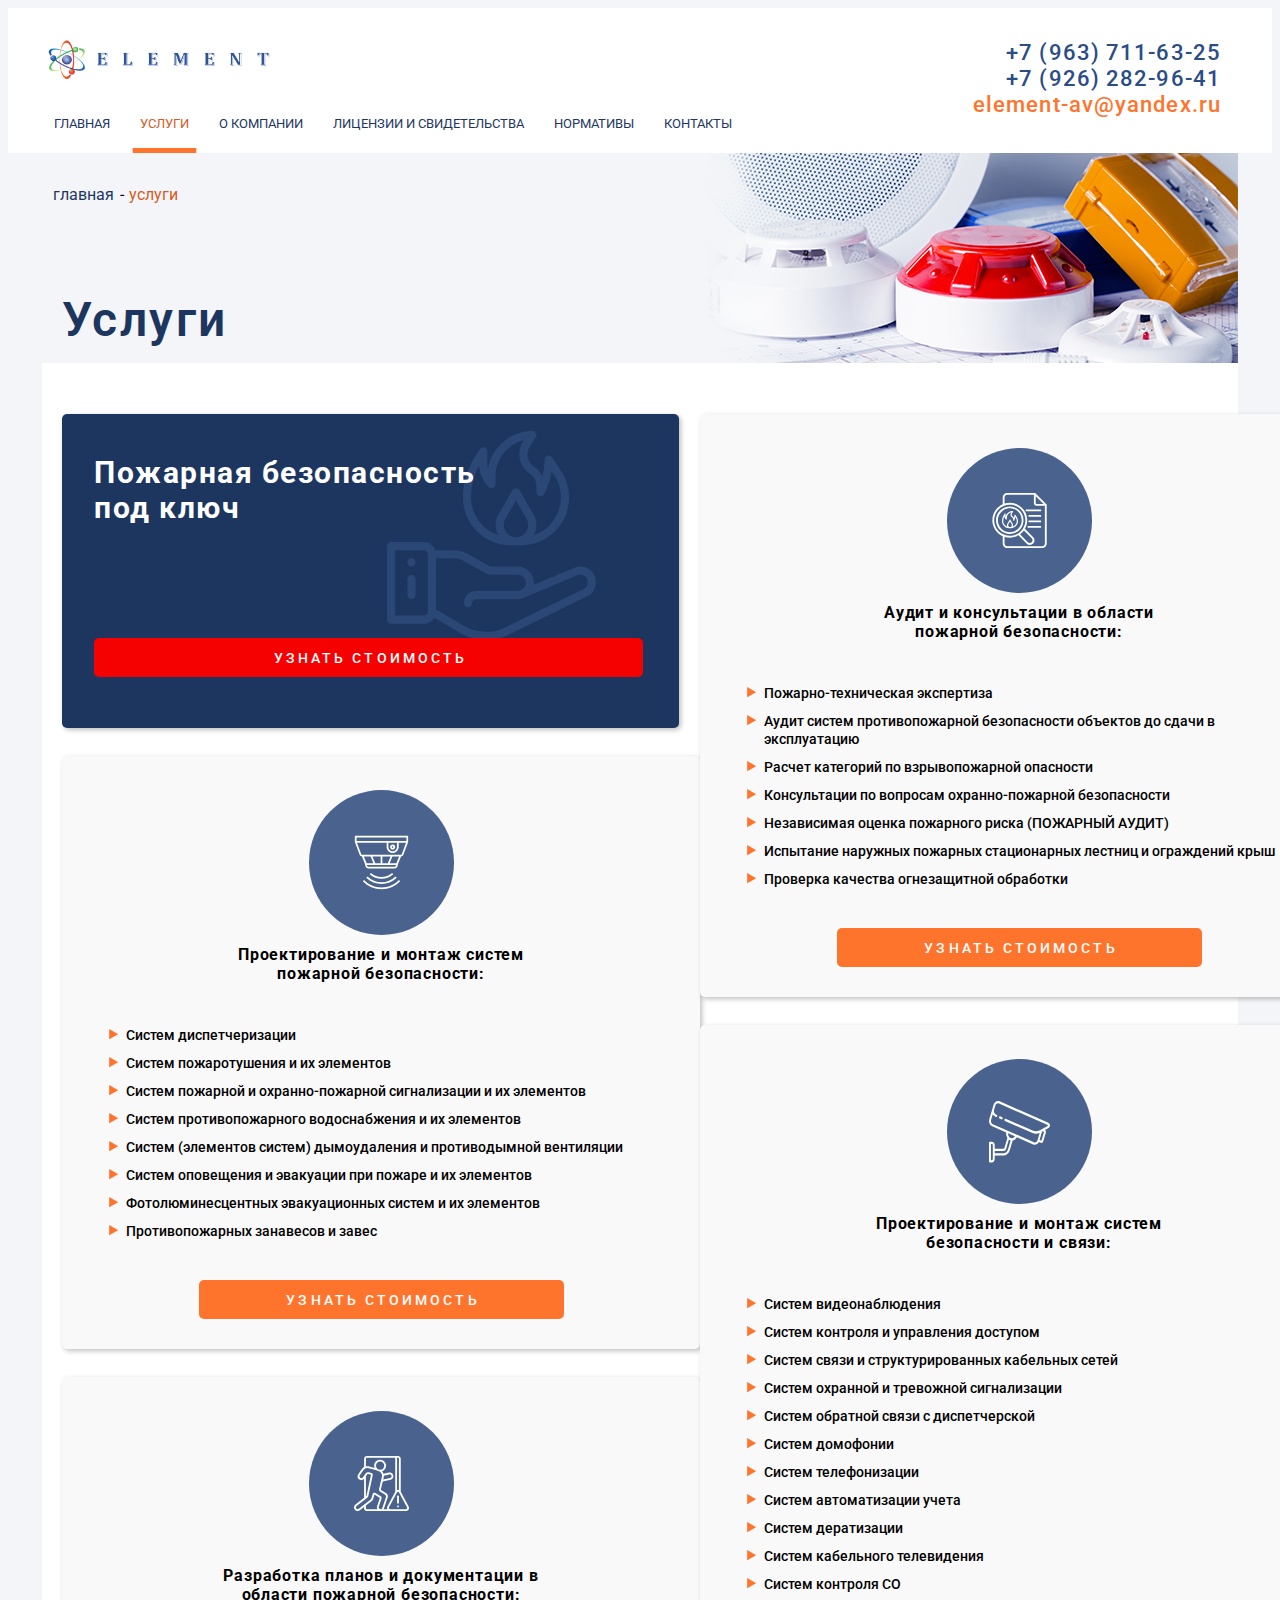
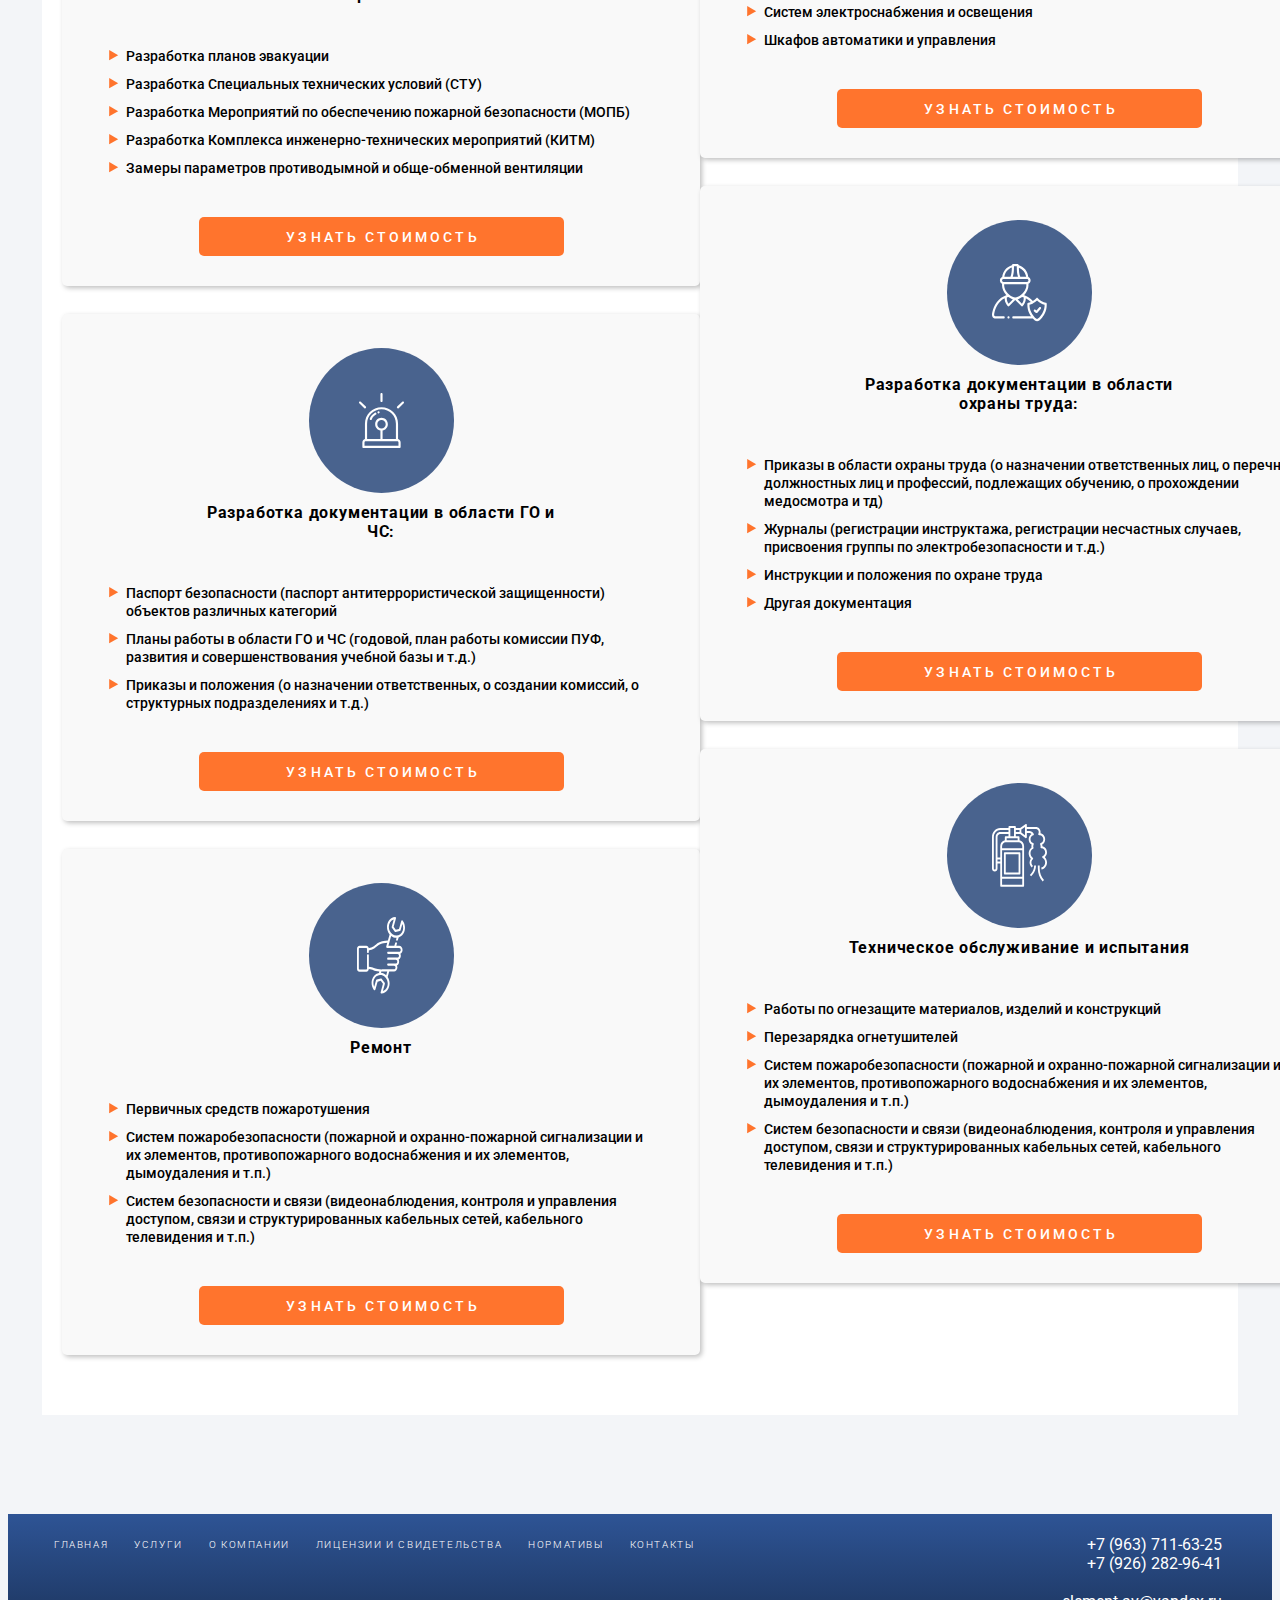
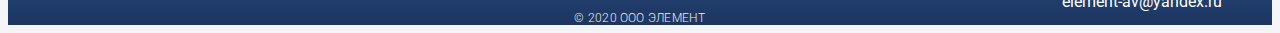
<file: pages/services/services.html>
<!DOCTYPE html>
<html lang="ru">
<head>
    <meta charset="UTF-8">
    <meta name="viewport" content="width=device-width, initial-scale=1.0">
    <!-- Latest compiled and minified CSS -->
    <link rel="stylesheet" href="https://stackpath.bootstrapcdn.com/bootstrap/3.4.0/css/bootstrap.min.css" integrity="sha384-PmY9l28YgO4JwMKbTvgaS7XNZJ30MK9FAZjjzXtlqyZCqBY6X6bXIkM++IkyinN+" crossorigin="anonymous">
    <!-- Latest compiled and minified JavaScript -->
    <script src="https://code.jquery.com/jquery-1.12.4.min.js" integrity="sha384-nvAa0+6Qg9clwYCGGPpDQLVpLNn0fRaROjHqs13t4Ggj3Ez50XnGQqc/r8MhnRDZ" crossorigin="anonymous"></script>
    <script src="https://stackpath.bootstrapcdn.com/bootstrap/3.4.0/js/bootstrap.min.js" integrity="sha384-vhJnz1OVIdLktyixHY4Uk3OHEwdQqPppqYR8+5mjsauETgLOcEynD9oPHhhz18Nw" crossorigin="anonymous"></script>
    <link href="https://fonts.googleapis.com/css?family=Roboto:100,300,400,500,600&display=swap&subset=cyrillic" rel="stylesheet">
    <link rel="stylesheet" href="./css/services.css">
    <title>ООО Элемент</title>
</head>
<body>
    <header>
        <div class="header wrapper">
            <div class="header-box">
                <div class="header-box-company">
                    <div class="header-box-company__logo"><img src="../../img/logo.png" alt="Логотип компании Элемент"></div>
                    <!-- <div class="company-name">Element</div> -->
                </div>
                <div class="header-box-contacts">
                    <div class="header-box__contacts__phone">
                        <a href="tel: +79637116325" class="link">+7 (963) 711-63-25</a>
                        <a href="tel: +79262829641" class="link">+7 (926) 282-96-41</a>
                    </div>
                    <a href="mailto: element-av@yandex.ru" class="link header-box__contacts__email">element-av@yandex.ru</a>
                </div>
            </div>
            <div class="navigation-menu-button">
                <div class="navigation-burger"></div>
                <span class="navigation-menu-button__title"></span>
            </div>
            <nav class="navigation">
                <ul class="navigation-list">
                    <li class="navigation-list__item"><a href="../../" class="nav-link">Главная</a></li>
                    <li class="navigation-list__item"><a href="./services.html" class="nav-link nav-link-active">Услуги</a></li>
                    <li class="navigation-list__item"><a href="../about/about.html" class="nav-link">О компании</a></li>
                    <li class="navigation-list__item"><a href="../licenses/licenses.html" class="nav-link">Лицензии и Свидетельства</a></li>
                    <li class="navigation-list__item"><a href="../standards/standards.html" class="nav-link">Нормативы</a></li>
                    <li class="navigation-list__item"><a href="../contacts/contacts.html" class="nav-link">Контакты</a></li>
                </ul>
                <div class="navigation__close"></div>
            </nav>
        </div>
    </header>
    <main>
        <div class="content wrapper">
            <div class="content-breadcrumbs">
                <ul class="content-breadcrumbs__list">
                    <li class="content-breadcrumbs__list-item"><a href="../../" class="content-breadcrumbs__link">главная</a></li>
                    <li class="content-breadcrumbs__list-item"><a href="./services.html" class="content-breadcrumbs__link content-breadcrumbs__link-active">услуги</a></li>
                </ul>
            </div>
            <div class="content-title">
                <h1 class="content-title__text">Услуги</h1>
            </div>
            <div class="services-page content-box">
                <div class="content-box-col">
                    <div class="content-box__text fire-safety">
                        <h4 class="content-box__text-title">Пожарная безопасность под ключ</h4>
                        <div class="content-box__text-price-button">
                            <a href="#" class="link price-button-link popup-button">
                                <div></div>
                                <span>Узнать стоимость</span>
                            </a>
                        </div>
                    </div>
                    <div class="content-box__text">
                        <div class="content-box__text-service-logo" style="background-image: url('./img/icon-fire-sys.svg');"></div>
                        <h4 class="content-box__text-title">Проектирование и монтаж систем пожарной безопасности:</h4>
                        <ul class="content-box__text-service-list">
                            <li class="service-list__item">Систем диспетчеризации</li>
                            <li class="service-list__item">Систем пожаротушения и их элементов</li>
                            <li class="service-list__item">Систем пожарной и охранно-пожарной сигнализации и их элементов</li>
                            <li class="service-list__item">Систем противопожарного водоснабжения и их элементов</li>
                            <li class="service-list__item">Систем (элементов систем) дымоудаления и противодымной вентиляции</li>
                            <li class="service-list__item">Систем оповещения и эвакуации при пожаре и их элементов</li>
                            <li class="service-list__item">Фотолюминесцентных эвакуационных систем и их элементов</li>
                            <li class="service-list__item">Противопожарных занавесов и завес</li>
                        </ul>
                        <div class="content-box__text-price-button">
                            <a href="#" class="link price-button-link popup-button">
                                <div></div>
                                <span>Узнать стоимость</span>
                            </a>
                        </div>
                    </div>
                    <div class="content-box__text">
                        <div class="content-box__text-service-logo" style="background-image: url('./img/icon-razr-plan-doc.svg');"></div>
                        <h4 class="content-box__text-title">Разработка планов и документации в области пожарной безопасности:</h4>
                        <ul class="content-box__text-service-list">
                            <li class="service-list__item">Разработка планов эвакуации</li>
                            <li class="service-list__item">Разработка Специальных технических условий (СТУ)</li>
                            <li class="service-list__item">Разработка Мероприятий по обеспечению пожарной безопасности (МОПБ)</li>
                            <li class="service-list__item">Разработка Комплекса инженерно-технических мероприятий (КИТМ)</li>
                            <li class="service-list__item">Замеры параметров противодымной и обще-обменной вентиляции</li>
                        </ul>
                        <div class="content-box__text-price-button">
                            <a href="#" class="link price-button-link popup-button">
                                <div></div>
                                <span>Узнать стоимость</span>
                            </a>
                        </div>
                    </div>
                    <div class="content-box__text">
                        <div class="content-box__text-service-logo" style="background-image: url('./img/icon-razr-go-chs.svg');"></div>
                        <h4 class="content-box__text-title">Разработка документации в области ГО и ЧС:</h4>
                        <ul class="content-box__text-service-list">
                            <li class="service-list__item">Паспорт безопасности (паспорт антитеррористической защищенности) объектов различных категорий</li>
                            <li class="service-list__item">Планы работы в области ГО и ЧС (годовой, план работы комиссии ПУФ, развития и совершенствования учебной базы и т.д.)</li>
                            <li class="service-list__item">Приказы и положения (о назначении ответственных, о создании комиссий, о структурных подразделениях и т.д.)</li>
                        </ul>
                        <div class="content-box__text-price-button">
                            <a href="#" class="link price-button-link popup-button">
                                <div></div>
                                <span>Узнать стоимость</span>
                            </a>
                        </div>
                    </div>
                    <div class="content-box__text">
                        <div class="content-box__text-service-logo" style="background-image: url('./img/icon-remont.svg');"></div>
                        <h4 class="content-box__text-title">Ремонт</h4>
                        <ul class="content-box__text-service-list">
                            <li class="service-list__item">Первичных средств пожаротушения</li>
                            <li class="service-list__item">Систем пожаробезопасности (пожарной и охранно-пожарной сигнализации и их элементов, противопожарного водоснабжения и их элементов, дымоудаления и т.п.)</li>
                            <li class="service-list__item">Систем безопасности и связи (видеонаблюдения, контроля и управления доступом, связи и структурированных кабельных сетей, кабельного телевидения и т.п.)</li>
                        </ul>
                        <div class="content-box__text-price-button">
                            <a href="#" class="link price-button-link popup-button">
                                <div></div>
                                <span>Узнать стоимость</span>
                            </a>
                        </div>
                    </div>
                </div>
                <div class="content-box-col">
                    <div class="content-box__text">
                        <div class="content-box__text-service-logo" style="background-image: url('./img/icon-audit.svg');"></div>
                        <h4 class="content-box__text-title">Аудит и консультации в области пожарной безопасности:</h4>
                        <ul class="content-box__text-service-list">
                            <li class="service-list__item">Пожарно-техническая экспертиза</li>
                            <li class="service-list__item">Аудит систем противопожарной безопасности объектов до сдачи в эксплуатацию</li>
                            <li class="service-list__item">Расчет категорий по взрывопожарной опасности</li>
                            <li class="service-list__item">Консультации по вопросам охранно-пожарной безопасности</li>
                            <li class="service-list__item">Независимая оценка пожарного риска (ПОЖАРНЫЙ АУДИТ)</li>
                            <li class="service-list__item">Испытание наружных пожарных стационарных лестниц и ограждений крыш</li>
                            <li class="service-list__item">Проверка качества огнезащитной обработки</li>
                        </ul>
                        <div class="content-box__text-price-button">
                            <a href="#" class="link price-button-link popup-button">
                                <div></div>
                                <span>Узнать стоимость</span>
                            </a>
                        </div>
                    </div>
                    <div class="content-box__text">
                        <div class="content-box__text-service-logo" style="background-image: url('./img/icon-video.svg');"></div>
                        <h4 class="content-box__text-title">Проектирование и монтаж систем безопасности и связи:</h4>
                        <ul class="content-box__text-service-list">
                            <li class="service-list__item">Систем видеонаблюдения</li>
                            <li class="service-list__item">Систем контроля и управления доступом</li>
                            <li class="service-list__item">Систем связи и структурированных кабельных сетей</li>
                            <li class="service-list__item">Систем охранной и тревожной сигнализации</li>
                            <li class="service-list__item">Систем обратной связи с диспетчерской</li>
                            <li class="service-list__item">Систем домофонии</li>
                            <li class="service-list__item">Систем телефонизации</li>
                            <li class="service-list__item">Систем автоматизации учета</li>
                            <li class="service-list__item">Систем дератизации</li>
                            <li class="service-list__item">Систем кабельного телевидения</li>
                            <li class="service-list__item">Систем контроля СО</li>
                            <li class="service-list__item">Систем электроснабжения и освещения</li>
                            <li class="service-list__item">Шкафов автоматики и управления</li>
                        </ul>
                        <div class="content-box__text-price-button">
                            <a href="#" class="link price-button-link popup-button">
                                <div></div>
                                <span>Узнать стоимость</span>
                            </a>
                        </div>
                    </div>
                    <div class="content-box__text">
                        <div class="content-box__text-service-logo" style="background-image: url('./img/icon-razr-ohr-tru.svg');"></div>
                        <h4 class="content-box__text-title">Разработка документации в области охраны труда:</h4>
                        <ul class="content-box__text-service-list">
                            <li class="service-list__item">Приказы в области охраны труда (о назначении ответственных лиц, о перечне должностных лиц и профессий, подлежащих обучению, о прохождении медосмотра и тд)</li>
                            <li class="service-list__item">Журналы (регистрации инструктажа, регистрации несчастных случаев, присвоения группы по электробезопасности и т.д.)</li>
                            <li class="service-list__item">Инструкции и положения по охране труда</li>
                            <li class="service-list__item">Другая документация</li>
                        </ul>
                        <div class="content-box__text-price-button">
                            <a href="#" class="link price-button-link popup-button">
                                <div></div>
                                <span>Узнать стоимость</span>
                            </a>
                        </div>
                    </div>
                    <div class="content-box__text">
                        <div class="content-box__text-service-logo" style="background-image: url('./img/icon-teh-obs-isp.svg');"></div>
                        <h4 class="content-box__text-title">Техническое обслуживание и испытания</h4>
                        <ul class="content-box__text-service-list">
                            <li class="service-list__item">Работы по огнезащите материалов, изделий и конструкций</li>
                            <li class="service-list__item">Перезарядка огнетушителей</li>
                            <li class="service-list__item">Систем пожаробезопасности (пожарной и охранно-пожарной сигнализации и их элементов, противопожарного водоснабжения и их элементов, дымоудаления и т.п.)</li>
                            <li class="service-list__item">Систем безопасности и связи (видеонаблюдения, контроля и управления доступом, связи и структурированных кабельных сетей, кабельного телевидения и т.п.)</li>
                        </ul>
                        <div class="content-box__text-price-button">
                            <a href="#" class="link price-button-link popup-button">
                                <div></div>
                                <span>Узнать стоимость</span>
                            </a>
                        </div>
                    </div>
                </div>
                
            </div>
            <div class="main-background"></div>
        </div>
        <!-- <div class="main-background"></div> -->
    </main>
    <footer>
        <div class="footer wrapper">
            <div class="footer-box">
                <nav class="navigation">
                    <ul class="navigation-list">
                        <li class="navigation-list__item"><a href="../../" class="nav-link">Главная</a></li>
                        <li class="navigation-list__item"><a href="./services.html" class="nav-link">Услуги</a></li>
                        <li class="navigation-list__item"><a href="../about/about.html" class="nav-link">О компании</a></li>
                        <li class="navigation-list__item"><a href="../licenses/licenses.html" class="nav-link">Лицензии и Свидетельства</a></li>
                        <li class="navigation-list__item"><a href="../standards/standards.html" class="nav-link">Нормативы</a></li>
                        <li class="navigation-list__item"><a href="../contacts/contacts.html" class="nav-link">Контакты</a></li>
                    </ul>
                </nav>
                <div class="footer-box__contacts">
                    <a href="tel: +79637116325" class="link phone">+7 (963) 711-63-25</a>
                    <a href="tel: +79262829641" class="link phone">+7 (926) 282-96-41</a><br>
                    <a href="mailto: element-av@yandex.ru" class="link">element-av@yandex.ru</a>
                </div>
            </div>
            <div class="copyright">
                <span class="copyright-text">© 2020 ООО ЭЛЕМЕНТ</span>
            </div>
        </div>
    </footer>
    <div class="popup-modal-wrapper services-modal">
        <div class="popup-modal">
            <div class="popup-header">
                <div class="popup-image"></div>
                <div class="popup-header-text"><h3 class="popup-title">Мы готовы сделать Вам лучшее предложение!</h3>
                    <p class="popup-title-text">Пожалуйста, заполните форму ниже, чтобы наш менеджер смог Вам перезвонить</p>
                </div>
            </div>
            <a href="#" class="popup-close link">[ x ]</a>
            <form action="" id="callback-form">
                <div class="form-box">
                    <input type="name" name="name" placeholder="Ваше имя*" class="form-item field">
                    <input type="phone" name="phone" placeholder="Номер телефона*" class="form-item field form-box__phone-field" pattern="[+][7][(][0-9]{3}[)][ ][0-9]{3}[-][0-9]{4}">
                </div>
                <div class="checkbox-user-data">
                    <input type="checkbox" class="chckbx" required>
                    <div class="checkbox-text">
                        <span>Даю согласие с </span>
                        <a href="../../source/Политика обработки персональных данных.docx" class="link data-policy">политикой обработки персональных данных</a>        
                    </div>
                </div>
                <button class="form-box__send-button">Отправить</button>
            </form>
        </div>
    </div>
    <div class="backtotop">
        <a href="#" class="backtotop-button"></a>
    </div>
</body>
<script src="../../js/inputmask.min.js"></script>
<script src="../../js/jquery.inputmask.js"></script>
<script src="../../js/main.js"></script>
</html>
</file>
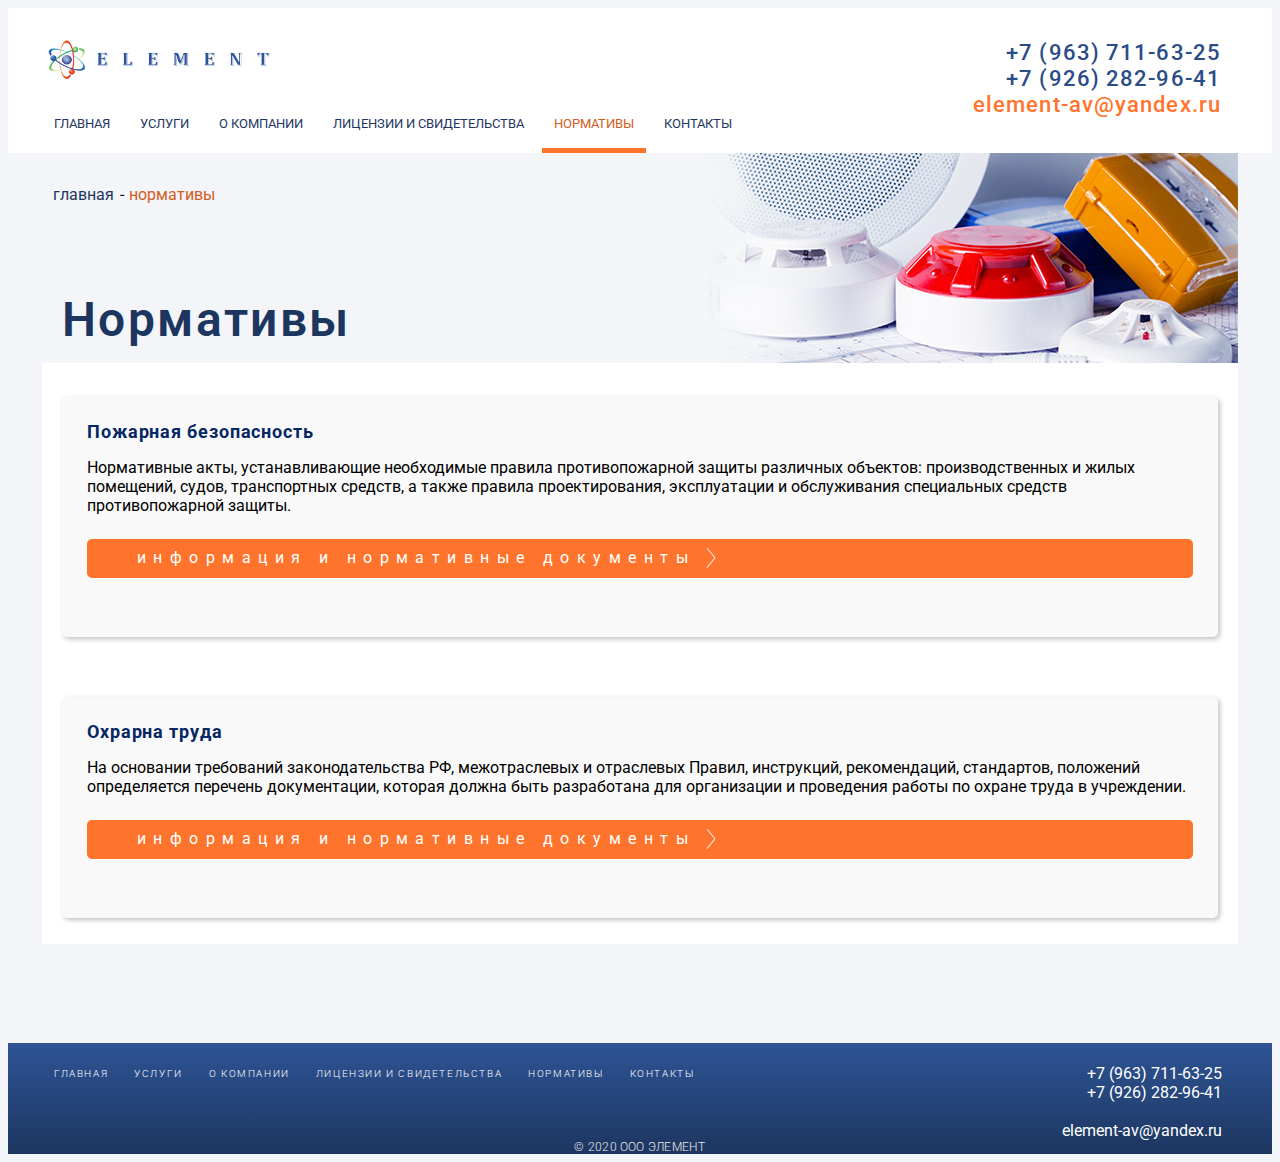
<file: pages/standards/standards.html>
<!DOCTYPE html>
<html lang="ru">
<head>
    <meta charset="UTF-8">
    <meta name="viewport" content="width=device-width, initial-scale=1.0">
    <!-- Latest compiled and minified CSS -->
    <link rel="stylesheet" href="https://stackpath.bootstrapcdn.com/bootstrap/3.4.0/css/bootstrap.min.css" integrity="sha384-PmY9l28YgO4JwMKbTvgaS7XNZJ30MK9FAZjjzXtlqyZCqBY6X6bXIkM++IkyinN+" crossorigin="anonymous">
    <!-- Latest compiled and minified JavaScript -->
    <script src="https://code.jquery.com/jquery-1.12.4.min.js" integrity="sha384-nvAa0+6Qg9clwYCGGPpDQLVpLNn0fRaROjHqs13t4Ggj3Ez50XnGQqc/r8MhnRDZ" crossorigin="anonymous"></script>
    <script src="https://stackpath.bootstrapcdn.com/bootstrap/3.4.0/js/bootstrap.min.js" integrity="sha384-vhJnz1OVIdLktyixHY4Uk3OHEwdQqPppqYR8+5mjsauETgLOcEynD9oPHhhz18Nw" crossorigin="anonymous"></script>
    <link href="https://fonts.googleapis.com/css?family=Roboto:100,300,400,500,600&display=swap&subset=cyrillic" rel="stylesheet">
    <link rel="stylesheet" href="./css/standards.css">
    <title>ООО Элемент</title>
</head>
<body>
    <header>
        <div class="header wrapper">
            <div class="header-box">
                <div class="header-box-company">
                    <div class="header-box-company__logo"><img src="../../img/logo.png" alt="Логотип компании Элемент"></div>
                    <!-- <div class="company-name">Element</div> -->
                </div>
                <div class="header-box-contacts">
                    <div class="header-box__contacts__phone">
                        <a href="tel: +79637116325" class="link">+7 (963) 711-63-25</a>
                        <a href="tel: +79262829641" class="link">+7 (926) 282-96-41</a>
                    </div>
                    <a href="mailto: element-av@yandex.ru" class="link header-box__contacts__email">element-av@yandex.ru</a>
                </div>
            </div>
            <div class="navigation-menu-button">
                <div class="navigation-burger"></div>
                <span class="navigation-menu-button__title"></span>
            </div>
            <nav class="navigation">
                <ul class="navigation-list">
                    <li class="navigation-list__item"><a href="../../" class="nav-link">Главная</a></li>
                    <li class="navigation-list__item"><a href="../services/services.html" class="nav-link">Услуги</a></li>
                    <li class="navigation-list__item"><a href="../about/about.html" class="nav-link">О компании</a></li>
                    <li class="navigation-list__item"><a href="../licenses/licenses.html" class="nav-link">Лицензии и Свидетельства</a></li>
                    <li class="navigation-list__item"><a href="./standards.html" class="nav-link nav-link-active">Нормативы</a></li>
                    <li class="navigation-list__item"><a href="../contacts/contacts.html" class="nav-link">Контакты</a></li>
                </ul>
                <div class="navigation__close"></div>
            </nav>
        </div>
    </header>
    <main>
        <div class="content wrapper">
            <div class="content-breadcrumbs">
                <ul class="content-breadcrumbs__list">
                    <li class="content-breadcrumbs__list-item"><a href="../../" class="content-breadcrumbs__link">главная</a></li>
                    <li class="content-breadcrumbs__list-item"><a href="../standards/standards.html" class="content-breadcrumbs__link content-breadcrumbs__link-active">нормативы</a></li>
                </ul>
            </div>
            <div class="content-title">
                <h1 class="content-title__text">Нормативы</h1>
            </div>
            <div class="standards content-box">
                <div class="content-box__text">
                    <h4 class="content-box__text-title">Охрарна труда</h4>
                    <p class="content-box__text-p">
                        На основании требований законодательства РФ, межотраслевых и отраслевых Правил, инструкций,
                         рекомендаций, стандартов, положений определяется перечень документации, которая должна быть 
                         разработана для организации и проведения работы по охране труда в учреждении.
                    </p>
                    <div class="content-box__text-button">
                        <a href="./labour-protection/labour-protection.html" class="content-box__text-button__link link">
                            <span>информация и нормативные документы</span>
                            <div class="link__arrow"></div>
                        </a>
                    </div>
                </div>
            
                <div class="content-box__text">
                    <h4 class="content-box__text-title">Пожарная безопасность</h4>
                    <p class="content-box__text-p">
                        Нормативные акты, устанавливающие необходимые правила противопожарной защиты различных объектов:
                         производственных и жилых помещений, судов, транспортных средств, а также правила проектирования, 
                         эксплуатации и обслуживания специальных средств противопожарной защиты.
                    </p>
                    <div class="content-box__text-button">
                        <a href="./fire-safety/fire-safety.html" class="link content-box__text-button__link">
                            <span>информация и нормативные документы</span>
                            <div class="link__arrow"></div>
                        </a>
                    </div>
                </div>
            </div>
            <div class="main-background"></div>
        </div>
        <!-- <div class="main-background"></div> -->
    </main>
    <footer>
        <div class="footer wrapper">
            <div class="footer-box">
                <nav class="navigation">
                    <ul class="navigation-list">
                        <li class="navigation-list__item"><a href="../../" class="nav-link">Главная</a></li>
                        <li class="navigation-list__item"><a href="../services/services.html" class="nav-link">Услуги</a></li>
                        <li class="navigation-list__item"><a href="../about/about.html" class="nav-link">О компании</a></li>
                        <li class="navigation-list__item"><a href="../licenses/licenses.html" class="nav-link">Лицензии и Свидетельства</a></li>
                        <li class="navigation-list__item"><a href="../standards/standards.html" class="nav-link">Нормативы</a></li>
                        <li class="navigation-list__item"><a href="../contacts/contacts.html" class="nav-link">Контакты</a></li>
                    </ul>
                </nav>
                <div class="footer-box__contacts">
                    <a href="tel: +79637116325" class="link phone">+7 (963) 711-63-25</a>
                    <a href="tel: +79262829641" class="link phone">+7 (926) 282-96-41</a><br>
                    <a href="mailto: element-av@yandex.ru" class="link">element-av@yandex.ru</a>
                </div>
            </div>
            <div class="copyright">
                <span class="copyright-text">© 2020 ООО ЭЛЕМЕНТ</span>
            </div>
        </div>
    </footer>
    <div class="backtotop">
        <a href="#" class="backtotop-button"></a>
    </div>
</body>
<script src="../../js/main.js"></script>
</html>
</file>
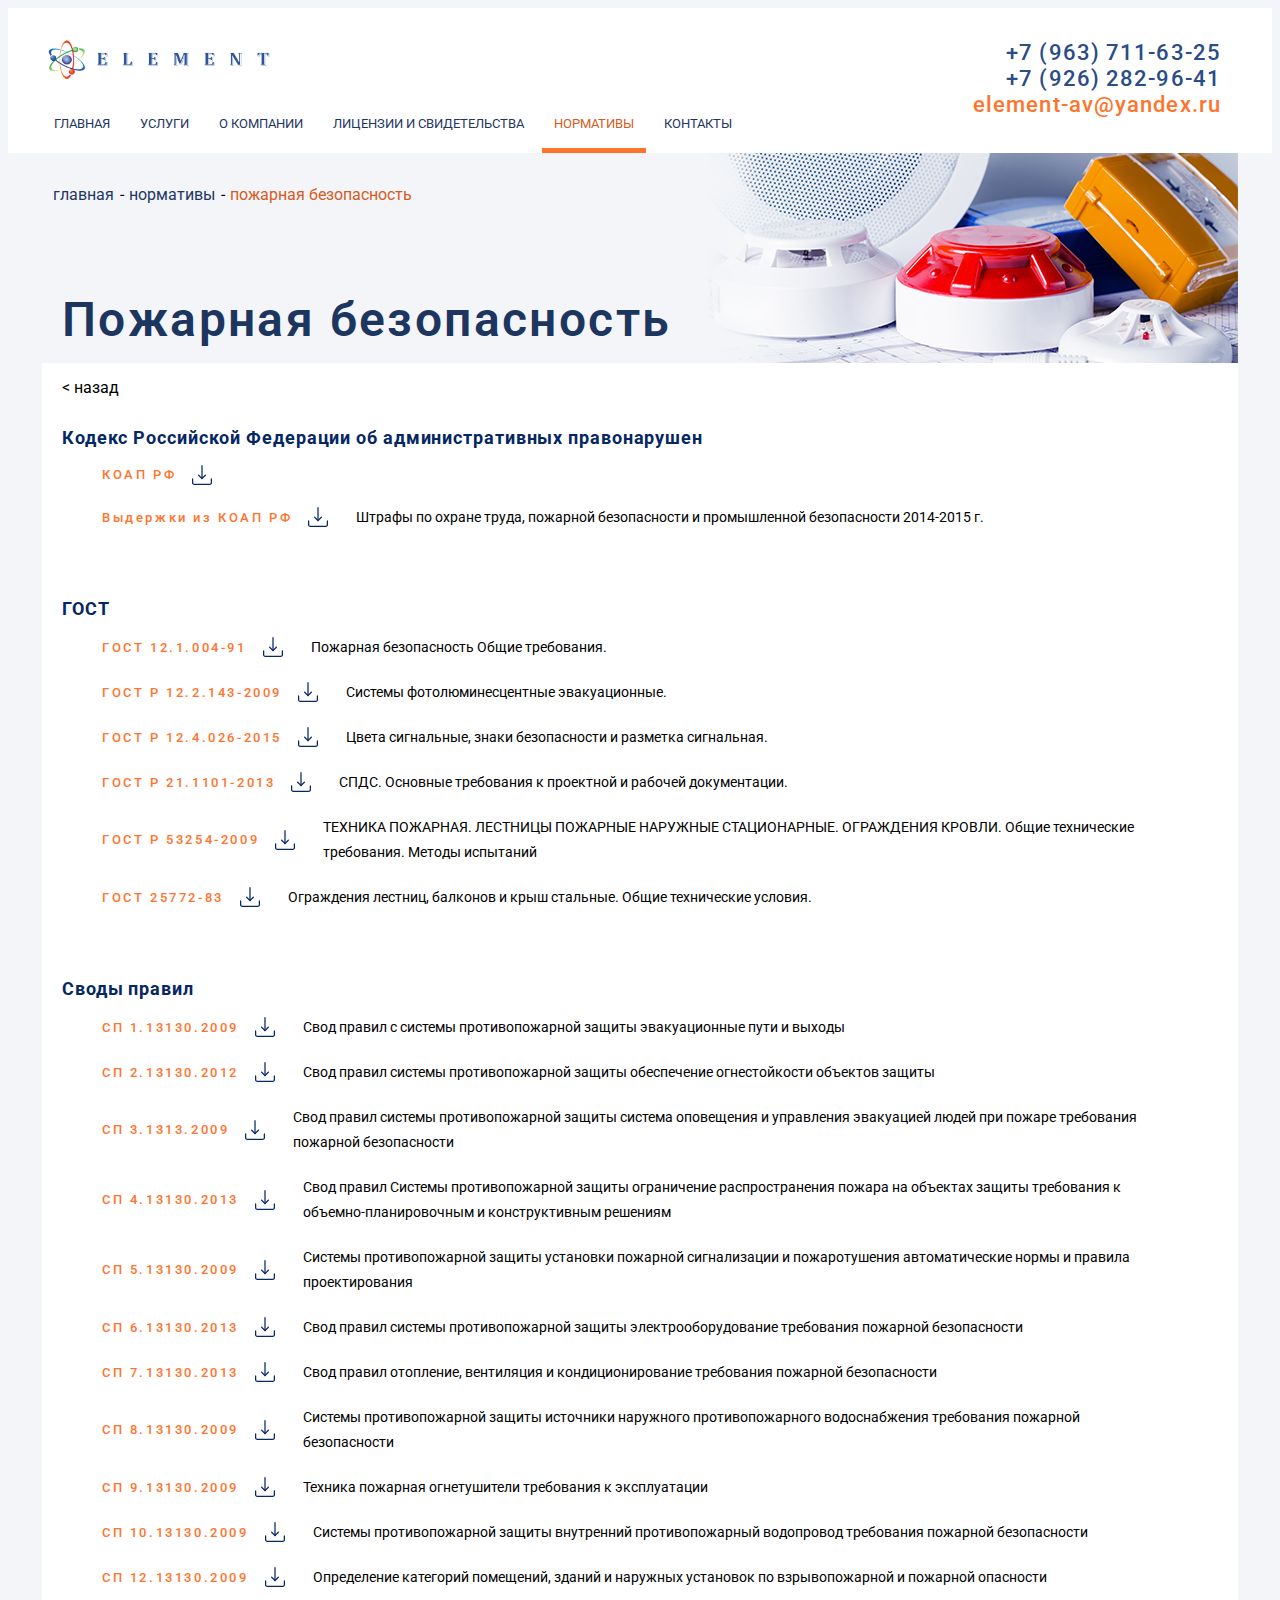
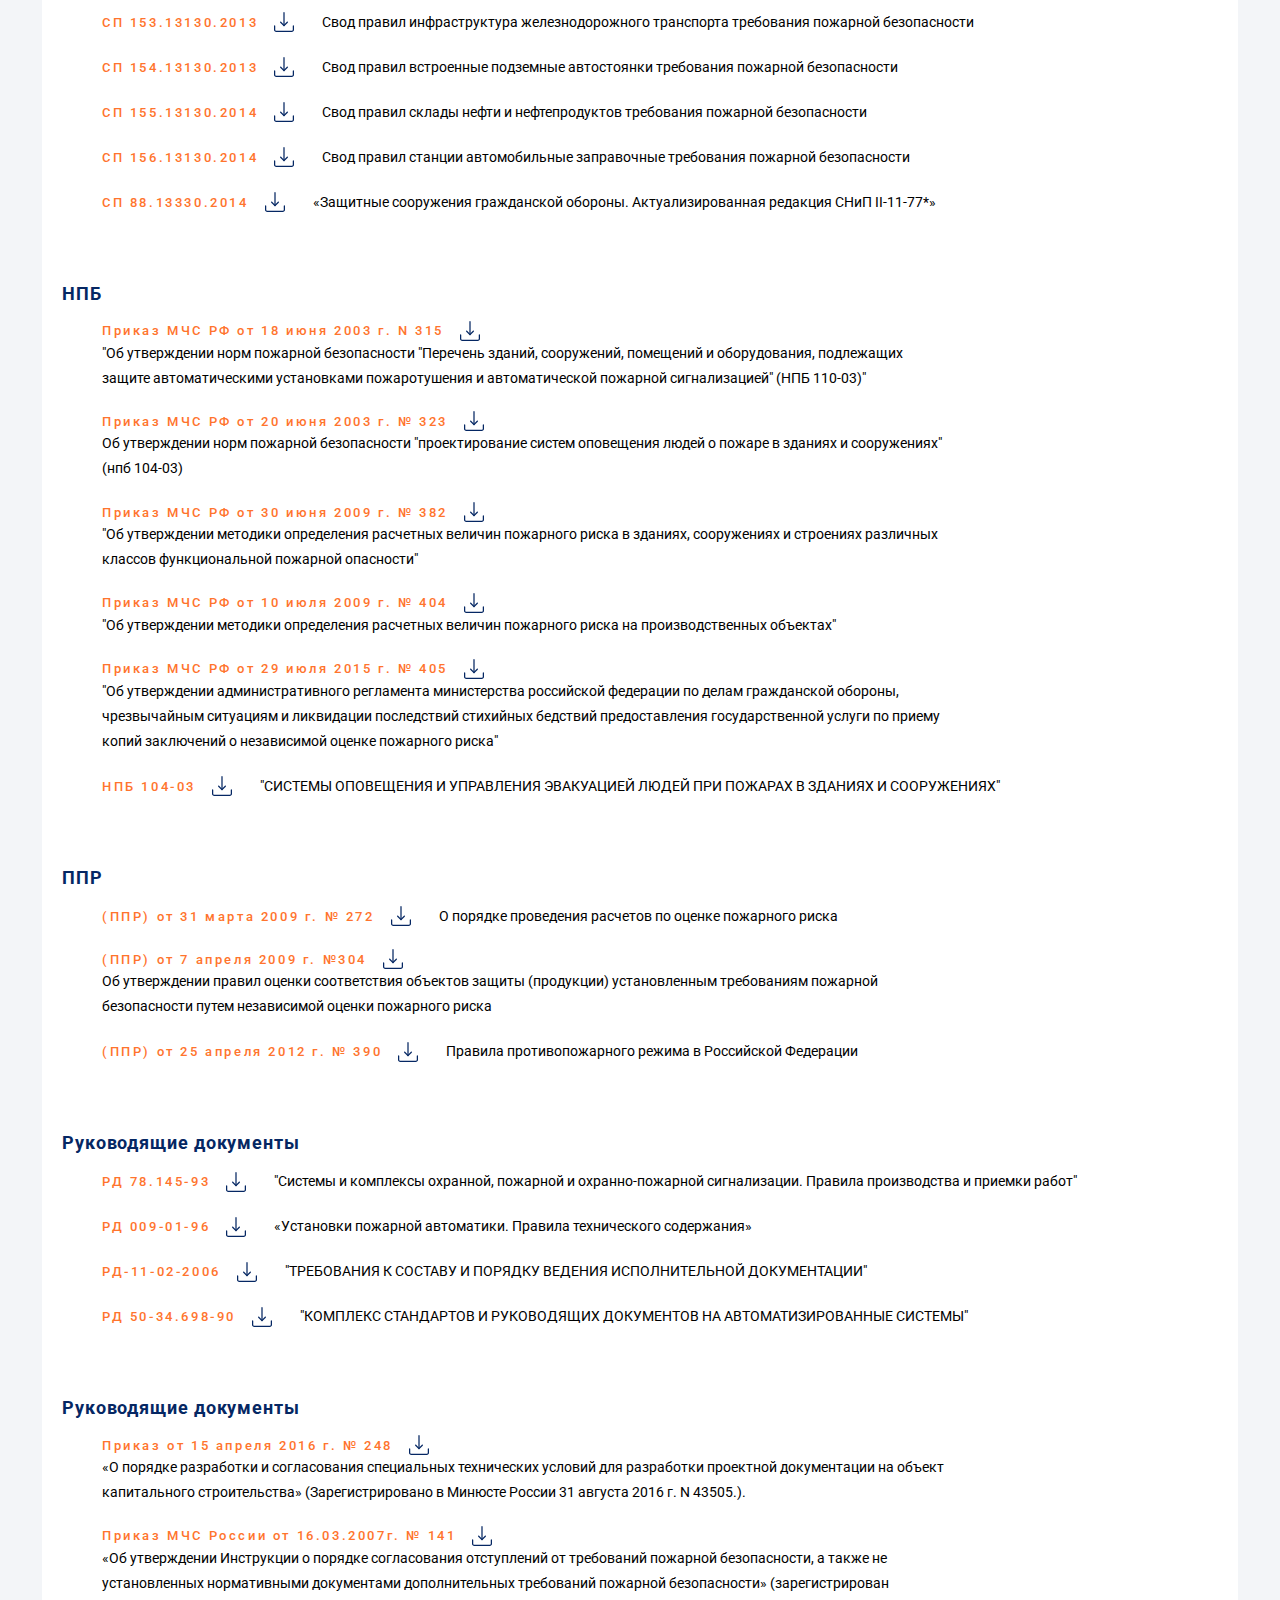
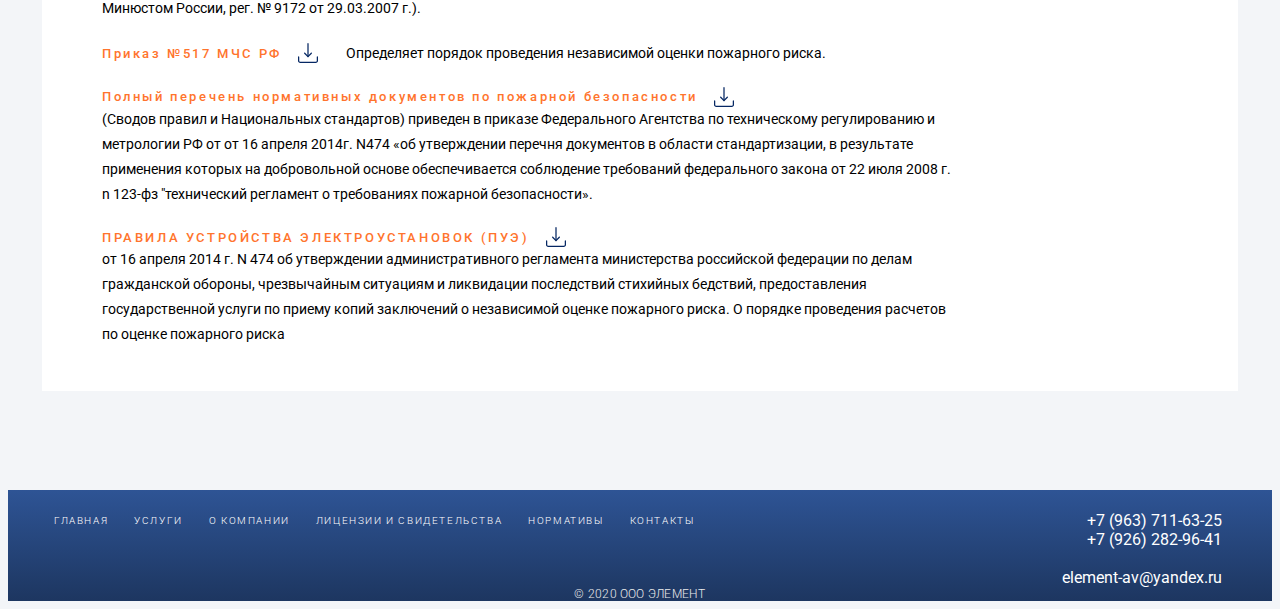
<file: pages/standards/fire-safety/fire-safety.html>
<!DOCTYPE html>
<html lang="ru">
<head>
    <meta charset="UTF-8">
    <meta name="viewport" content="width=device-width, initial-scale=1.0">
    <!-- Latest compiled and minified CSS -->
    <link rel="stylesheet" href="https://stackpath.bootstrapcdn.com/bootstrap/3.4.0/css/bootstrap.min.css" integrity="sha384-PmY9l28YgO4JwMKbTvgaS7XNZJ30MK9FAZjjzXtlqyZCqBY6X6bXIkM++IkyinN+" crossorigin="anonymous">
    <!-- Latest compiled and minified JavaScript -->
    <script src="https://code.jquery.com/jquery-1.12.4.min.js" integrity="sha384-nvAa0+6Qg9clwYCGGPpDQLVpLNn0fRaROjHqs13t4Ggj3Ez50XnGQqc/r8MhnRDZ" crossorigin="anonymous"></script>
    <script src="https://stackpath.bootstrapcdn.com/bootstrap/3.4.0/js/bootstrap.min.js" integrity="sha384-vhJnz1OVIdLktyixHY4Uk3OHEwdQqPppqYR8+5mjsauETgLOcEynD9oPHhhz18Nw" crossorigin="anonymous"></script>
    <link href="https://fonts.googleapis.com/css?family=Roboto:100,300,400,500,600&display=swap&subset=cyrillic" rel="stylesheet">
    <link rel="stylesheet" href="./css/fire-safety.css">
    <title>ООО Элемент</title>
</head>
<body>
    <header>
        <div class="header wrapper">
            <div class="header-box">
                <div class="header-box-company">
                    <div class="header-box-company__logo"><img src="../../../img/logo.png" alt="Логотип компании Элемент"></div>
                    <!-- <div class="company-name">Element</div> -->
                </div>
                <div class="header-box-contacts">
                    <div class="header-box__contacts__phone">
                        <a href="tel: +79637116325" class="link">+7 (963) 711-63-25</a>
                        <a href="tel: +79262829641" class="link">+7 (926) 282-96-41</a>
                    </div>
                    <a href="mailto: element-av@yandex.ru" class="link header-box__contacts__email">element-av@yandex.ru</a>
                </div>
            </div>
            <div class="navigation-menu-button">
                <div class="navigation-burger"></div>
                <span class="navigation-menu-button__title"></span>
            </div>
            <nav class="navigation">
                <ul class="navigation-list">
                    <li class="navigation-list__item"><a href="../../../" class="nav-link">Главная</a></li>
                    <li class="navigation-list__item"><a href="../../services/services.html" class="nav-link">Услуги</a></li>
                    <li class="navigation-list__item"><a href="../../about/about.html" class="nav-link">О компании</a></li>
                    <li class="navigation-list__item"><a href="../../licenses/licenses.html" class="nav-link">Лицензии и Свидетельства</a></li>
                    <li class="navigation-list__item"><a href="../standards.html" class="nav-link nav-link-active">Нормативы</a></li>
                    <li class="navigation-list__item"><a href="../../contacts/contacts.html" class="nav-link">Контакты</a></li>
                </ul>
                <div class="navigation__close"></div>
            </nav>
        </div>
    </header>
    <main>
        <div class="content wrapper">
            <div class="content-breadcrumbs">
                <ul class="content-breadcrumbs__list">
                    <li class="content-breadcrumbs__list-item"><a href="../../../" class="content-breadcrumbs__link">главная</a></li>
                    <li class="content-breadcrumbs__list-item"><a href="../standards.html" class="content-breadcrumbs__link">нормативы</a></li>
                    <li class="content-breadcrumbs__list-item"><a href="./fire-safety.html" class="content-breadcrumbs__link content-breadcrumbs__link-active">пожарная безопасность</a></li>

                </ul>
            </div>
            <div class="content-title">
                <h1 class="content-title__text">Пожарная безопасность</h1>
            </div>
            <div class="fire-safety content-box">
                <div class="back-button">
                    <a href="../standards.html" class="link">&lt; назад</a>
                </div>
                <div class="content-box__text">
                    <h4 class="content-box__text-title">Кодекс Российской Федерации об административных правонарушен</h4>
                    <div class="content-box__text-group">
                        <ul class="text-group__list">
                            <li class="text-group__list-item">
                                <span>КОАП РФ</span>
                                <a href="../../../source/standards/fire-safety/Кодекс Российской Федерации об административных правонарушен.pdf" class="link list-item-link"></a>
                                <p class="list-item-discription"></p>
                            </li>
                            <li class="text-group__list-item">
                                <span>Выдержки из КОАП РФ</span>
                                <a href="../../../source/standards/fire-safety/Штрафы по ПБ, ОТ 2014.pdf" class="link list-item-link"></a>
                                <p class="list-item-discription">Штрафы по охране труда, пожарной безопасности и промышленной безопасности 2014-2015 г.</p>
                            </li>
                        </ul>
                    </div>
                </div>
                <div class="content-box__text">
                    <h4 class="content-box__text-title">ГОСТ</h4>
                    <div class="content-box__text-group">
                        <ul class="text-group__list">
                            <li class="text-group__list-item">
                                <span>ГОСТ 12.1.004-91</span>
                                <a href="../../../source/standards/fire-safety/GOST_12.1.004-91.doc" class="link list-item-link"></a>
                                <p class="list-item-discription">Пожарная безопасность Общие требования.</p>
                            </li>
                            <li class="text-group__list-item">
                                <span>ГОСТ Р 12.2.143-2009</span>
                                <a href="../../../source/standards/fire-safety/ГОСТ Р 12.2.143-2009.pdf" class="link list-item-link"></a>
                                <p class="list-item-discription">Системы фотолюминесцентные эвакуационные.</p>
                            </li>
                            <li class="text-group__list-item">
                                <span>ГОСТ Р 12.4.026-2015</span>
                                <a href="../../../source/standards/fire-safety/gost_p_12_4_026_200.doc" class="link list-item-link"></a>
                                <p class="list-item-discription">Цвета сигнальные, знаки безопасности и разметка  сигнальная.</p>
                            </li>
                            <li class="text-group__list-item">
                                <span>ГОСТ Р 21.1101-2013</span>
                                <a href="../../../source/standards/fire-safety/gost-21-11-01-2013.pdf" class="link list-item-link"></a>
                                <p class="list-item-discription">СПДС. Основные требования к проектной и рабочей документации.</p>
                            </li>
                            <li class="text-group__list-item">
                                <span>ГОСТ Р 53254-2009</span>
                                <a href="../../../source/standards/fire-safety/gost 53254-2009.pdf" class="link list-item-link"></a>
                                <p class="list-item-discription">ТЕХНИКА ПОЖАРНАЯ. ЛЕСТНИЦЫ ПОЖАРНЫЕ НАРУЖНЫЕ СТАЦИОНАРНЫЕ. ОГРАЖДЕНИЯ КРОВЛИ. Общие технические требования. Методы испытаний</p>
                            </li>
                            <li class="text-group__list-item">
                                <span>ГОСТ 25772-83</span>
                                <a href="../../../source/standards/fire-safety/gost 25772-83.pdf" class="link list-item-link"></a>
                                <p class="list-item-discription">Ограждения лестниц, балконов и крыш стальные. Общие технические условия.</p>
                            </li>
                        </ul>
                    </div>
                </div>
                <div class="content-box__text">
                    <h4 class="content-box__text-title">Своды правил</h4>
                    <div class="content-box__text-group">
                        <ul class="text-group__list">
                            <li class="text-group__list-item">
                                <span>СП 1.13130.2009</span>
                                <a href="../../../source/standards/fire-safety/sp_1.13130.2009.pdf" class="link list-item-link"></a>
                                <p class="list-item-discription">Свод правил с системы противопожарной защиты эвакуационные пути и выходы</p>
                            </li>
                            <li class="text-group__list-item">
                                <span>СП 2.13130.2012</span>
                                <a href="../../../source/standards/fire-safety/sp_2.13130.2012.pdf" class="link list-item-link"></a>
                                <p class="list-item-discription">Свод правил системы противопожарной защиты обеспечение огнестойкости объектов защиты</p>
                            </li>
                            <li class="text-group__list-item">
                                <span>СП 3.1313.2009</span>
                                <a href="../../../source/standards/fire-safety/sp_3.1313.2009.pdf" class="link list-item-link"></a>
                                <p class="list-item-discription">Свод правил системы противопожарной защиты система оповещения и управления эвакуацией людей при пожаре требования пожарной безопасности</p>
                            </li>
                            <li class="text-group__list-item">
                                <span>СП 4.13130.2013</span>
                                <a href="../../../source/standards/fire-safety/sp_4.13130.2013.pdf" class="link list-item-link"></a>
                                <p class="list-item-discription">Свод правил Системы противопожарной защиты ограничение распространения пожара на объектах защиты требования к объемно-планировочным и конструктивным решениям</p>
                            </li>
                            <li class="text-group__list-item">
                                <span>СП 5.13130.2009</span>
                                <a href="../../../source/standards/fire-safety/sp_5.13130.2009.pdf" class="link list-item-link"></a>
                                <p class="list-item-discription">Системы противопожарной защиты установки пожарной сигнализации и пожаротушения автоматические нормы и правила проектирования</p>
                            </li>
                            <li class="text-group__list-item">
                                <span>СП 6.13130.2013</span>
                                <a href="../../../source/standards/fire-safety/sp_6.13130.2009.pdf" class="link list-item-link"></a>
                                <p class="list-item-discription">Свод правил системы противопожарной защиты электрооборудование требования пожарной безопасности</p>
                            </li>
                            <li class="text-group__list-item">
                                <span>СП 7.13130.2013</span>
                                <a href="../../../source/standards/fire-safety/sp_7.13130.2013.pdf" class="link list-item-link"></a>
                                <p class="list-item-discription">Свод правил отопление, вентиляция и кондиционирование требования пожарной безопасности</p>
                            </li>
                            <li class="text-group__list-item">
                                <span>СП 8.13130.2009</span>
                                <a href="../../../source/standards/fire-safety/sp_8.13130.2009.pdf" class="link list-item-link"></a>
                                <p class="list-item-discription">Системы противопожарной защиты источники наружного противопожарного водоснабжения требования пожарной безопасности</p>
                            </li>
                            <li class="text-group__list-item">
                                <span>СП 9.13130.2009</span>
                                <a href="../../../source/standards/fire-safety/sp_9.13130.2009.pdf" class="link list-item-link"></a>
                                <p class="list-item-discription">Техника пожарная огнетушители требования к эксплуатации</p>
                            </li>
                            <li class="text-group__list-item">
                                <span>СП 10.13130.2009</span>
                                <a href="../../../source/standards/fire-safety/sp_10.13130.2009.pdf" class="link list-item-link"></a>
                                <p class="list-item-discription">Системы противопожарной защиты внутренний противопожарный водопровод требования пожарной безопасности</p>
                            </li>
                            <li class="text-group__list-item">
                                <span>СП 12.13130.2009</span>
                                <a href="../../../source/standards/fire-safety/sp_12.13130.2009.pdf" class="link list-item-link"></a>
                                <p class="list-item-discription">Определение категорий помещений, зданий и наружных установок по взрывопожарной и пожарной опасности</p>
                            </li>
                            <li class="text-group__list-item">
                                <span>СП 153.13130.2013</span>
                                <a href="../../../source/standards/fire-safety/sp_153.13130.2013.pdf" class="link list-item-link"></a>
                                <p class="list-item-discription">Свод правил инфраструктура железнодорожного транспорта требования пожарной безопасности</p>
                            </li>
                            <li class="text-group__list-item">
                                <span>СП 154.13130.2013</span>
                                <a href="../../../source/standards/fire-safety/sp_154.13130.2013.pdf" class="link list-item-link"></a>
                                <p class="list-item-discription">Свод правил встроенные подземные автостоянки требования пожарной безопасности</p>
                            </li>
                            <li class="text-group__list-item">
                                <span>СП 155.13130.2014</span>
                                <a href="../../../source/standards/fire-safety/sp_155.13130.2014.pdf" class="link list-item-link"></a>
                                <p class="list-item-discription">Свод правил склады нефти и нефтепродуктов требования пожарной безопасности</p>
                            </li>
                            <li class="text-group__list-item">
                                <span>СП 156.13130.2014</span>
                                <a href="../../../source/standards/fire-safety/sp_156.13130.2014.pdf" class="link list-item-link"></a>
                                <p class="list-item-discription">Свод правил станции автомобильные заправочные требования пожарной безопасности</p>
                            </li>
                            <li class="text-group__list-item">
                                <span>СП 88.13330.2014</span>
                                <a href="../../../source/standards/fire-safety/sp_88.13330.2014.pdf" class="link list-item-link"></a>
                                <p class="list-item-discription">«Защитные сооружения гражданской обороны. Актуализированная редакция СНиП II-11-77*»</p>
                            </li>
                        </ul>
                    </div>
                </div>
                <div class="content-box__text">
                    <h4 class="content-box__text-title">НПБ</h4>
                    <div class="content-box__text-group">
                        <ul class="text-group__list">
                            <li class="text-group__list-item">
                                <span>Приказ МЧС РФ от 18 июня 2003 г. N 315</span>
                                <a href="../../../source/standards/fire-safety/110-03.pdf" class="link list-item-link"></a>
                                <p class="list-item-discription">"Об утверждении норм пожарной безопасности "Перечень зданий, сооружений, помещений и оборудования, подлежащих защите автоматическими установками пожаротушения и автоматической пожарной сигнализацией" (НПБ 110-03)"</p>
                            </li>
                            <li class="text-group__list-item">
                                <span>Приказ МЧС РФ от 20 июня 2003 г. № 323</span>
                                <a href="../../../source/standards/fire-safety/Приказ-МЧС-№-323.pdf" class="link list-item-link"></a>
                                <p class="list-item-discription">Об утверждении норм пожарной безопасности "проектирование систем оповещения людей о пожаре в зданиях и сооружениях" (нпб 104-03)</p>
                            </li>
                            <li class="text-group__list-item">
                                <span>Приказ МЧС РФ от 30 июня 2009 г. № 382</span>
                                <a href="../../../source/standards/fire-safety/Приказ-МЧС-№-382.pdf" class="link list-item-link"></a>
                                <p class="list-item-discription">"Об утверждении методики определения расчетных величин пожарного риска в зданиях, сооружениях и строениях различных классов функциональной пожарной опасности" </p>
                            </li>
                            <li class="text-group__list-item">
                                <span>Приказ МЧС РФ от 10 июля 2009 г. № 404</span>
                                <a href="../../../source/standards/fire-safety/Приказ-МЧС-№-404.pdf" class="link list-item-link"></a>
                                <p class="list-item-discription">"Об утверждении методики определения расчетных величин пожарного риска на производственных объектах"</p>
                            </li>
                            <li class="text-group__list-item">
                                <span>Приказ МЧС РФ от 29 июля 2015 г. № 405</span>
                                <a href="../../../source/standards/fire-safety/Приказ-МЧС-№-405.pdf" class="link list-item-link"></a>
                                <p class="list-item-discription">"Об утверждении административного регламента министерства российской федерации по делам гражданской обороны, чрезвычайным ситуациям и ликвидации последствий стихийных бедствий предоставления государственной услуги по приему копий заключений о независимой оценке пожарного риска" </p>
                            </li>
                            <li class="text-group__list-item">
                                <span>НПБ 104-03</span>
                                <a href="../../../source/standards/fire-safety/НПБ 104-03.pdf" class="link list-item-link"></a>
                                <p class="list-item-discription">"СИСТЕМЫ ОПОВЕЩЕНИЯ И УПРАВЛЕНИЯ ЭВАКУАЦИЕЙ ЛЮДЕЙ ПРИ ПОЖАРАХ В ЗДАНИЯХ И СООРУЖЕНИЯХ"</p>
                            </li>
                        </ul>
                    </div>
                </div>
                <div class="content-box__text">
                    <h4 class="content-box__text-title">ППР</h4>
                    <div class="content-box__text-group">
                        <ul class="text-group__list">
                            <li class="text-group__list-item">
                                <span>(ППР) от 31 марта 2009 г. № 272</span>
                                <a href="../../../source/standards/fire-safety/ППР-№-272.pdf" class="link list-item-link"></a>
                                <p class="list-item-discription">О порядке проведения расчетов по оценке пожарного риска</p>
                            </li>
                            <li class="text-group__list-item">
                                <span>(ППР) от 7 апреля 2009 г. №304</span>
                                <a href="../../../source/standards/fire-safety/ППР-№-304.pdf" class="link list-item-link"></a>
                                <p class="list-item-discription">Об утверждении правил оценки соответствия объектов защиты (продукции) установленным требованиям пожарной безопасности путем независимой оценки пожарного риска</p>
                            </li>
                            <li class="text-group__list-item">
                                <span>(ППР) от 25 апреля 2012 г. № 390</span>
                                <a href="../../../source/standards/fire-safety/390-PPRF.pdf" class="link list-item-link"></a>
                                <p class="list-item-discription">Правила противопожарного режима в Российской Федерации</p>
                            </li>
                        </ul>
                    </div>
                </div>
                <div class="content-box__text">
                    <h4 class="content-box__text-title">Руководящие документы</h4>
                    <div class="content-box__text-group">
                        <ul class="text-group__list">
                            <li class="text-group__list-item">
                                <span>РД 78.145-93</span>
                                <a href="../../../source/standards/fire-safety/rd_78.145-93.pdf" class="link list-item-link"></a>
                                <p class="list-item-discription">"Системы и комплексы охранной, пожарной и охранно-пожарной сигнализации. Правила производства и приемки работ"</p>
                            </li>
                            <li class="text-group__list-item">
                                <span>РД 009-01-96</span>
                                <a href="../../../source/standards/fire-safety/rd_009-01-96.pdf" class="link list-item-link"></a>
                                <p class="list-item-discription">«Установки пожарной автоматики. Правила технического содержания»</p>
                            </li>
                            <li class="text-group__list-item">
                                <span>РД-11-02-2006</span>
                                <a href="../../../source/standards/fire-safety/РД 11-02-2006.pdf" class="link list-item-link"></a>
                                <p class="list-item-discription">"ТРЕБОВАНИЯ К СОСТАВУ И ПОРЯДКУ ВЕДЕНИЯ ИСПОЛНИТЕЛЬНОЙ ДОКУМЕНТАЦИИ"</p>
                            </li>
                            <li class="text-group__list-item">
                                <span>РД 50-34.698-90</span>
                                <a href="../../../source/standards/fire-safety/РД 50-34.698-90.pdf" class="link list-item-link"></a>
                                <p class="list-item-discription">"КОМПЛЕКС СТАНДАРТОВ И РУКОВОДЯЩИХ ДОКУМЕНТОВ НА АВТОМАТИЗИРОВАННЫЕ СИСТЕМЫ"</p>
                            </li>
                        </ul>
                    </div>
                </div>
                <div class="content-box__text">
                    <h4 class="content-box__text-title">Руководящие документы</h4>
                    <div class="content-box__text-group">
                        <ul class="text-group__list">
                            <li class="text-group__list-item">
                                <span>Приказ от 15 апреля 2016 г. № 248</span>
                                <a href="../../../source/standards/fire-safety/prikaz248.pdf" class="link list-item-link"></a>
                                <p class="list-item-discription">«О порядке разработки и согласования специальных технических условий для разработки проектной документации на объект капитального строительства» (Зарегистрировано в Минюсте России 31 августа 2016 г. N 43505.).</p>
                            </li>
                            <li class="text-group__list-item">
                                <span>Приказ МЧС России от 16.03.2007г. № 141</span>
                                <a href="../../../source/standards/fire-safety/prikaz141.pdf" class="link list-item-link"></a>
                                <p class="list-item-discription">«Об утверждении Инструкции о порядке согласования отступлений от требований пожарной безопасности, а также не установленных нормативными документами дополнительных требований пожарной безопасности» (зарегистрирован Минюстом России, рег. № 9172 от 29.03.2007 г.).</p>
                            </li>
                            <li class="text-group__list-item">
                                <span>Приказ №517 МЧС РФ</span>
                                <a href="../../../source/standards/fire-safety/prikaz517.pdf" class="link list-item-link"></a>
                                <p class="list-item-discription">Определяет порядок проведения независимой оценки пожарного риска.</p>
                            </li>
                            <li class="text-group__list-item">
                                <span>Полный перечень нормативных документов по пожарной безопасности </span>
                                <a href="../../../source/standards/fire-safety/Приказ-474.pdf" class="link list-item-link"></a>
                                <p class="list-item-discription">(Сводов правил и Национальных стандартов) приведен в приказе Федерального Агентства по техническому регулированию и метрологии РФ от от 16 апреля 2014г. N474 «об утверждении перечня документов в области стандартизации, в результате применения которых на добровольной основе обеспечивается соблюдение требований федерального закона от 22 июля 2008 г. n 123-фз "технический регламент о требованиях пожарной безопасности».</p>
                            </li>
                            <li class="text-group__list-item">
                                <span>ПРАВИЛА УСТРОЙСТВА ЭЛЕКТРОУСТАНОВОК (ПУЭ)</span>
                                <a href="../../../source/standards/fire-safety/PUE.pdf" class="link list-item-link"></a>
                                <p class="list-item-discription">от 16 апреля 2014 г. N 474 об утверждении административного регламента министерства российской федерации по делам гражданской обороны, чрезвычайным ситуациям и ликвидации последствий стихийных бедствий, предоставления государственной услуги по приему копий заключений о независимой оценке пожарного риска. О порядке проведения расчетов по оценке пожарного риска</p>
                            </li>
                        </ul>
                    </div>
                </div>
            </div>
            <div class="main-background"></div>
        </div>
        <!-- <div class="main-background"></div> -->
    </main>
    <footer>
        <div class="footer wrapper">
            <div class="footer-box">
                <nav class="navigation">
                    <ul class="navigation-list">
                        <li class="navigation-list__item"><a href="../../../" class="nav-link">Главная</a></li>
                        <li class="navigation-list__item"><a href="../../services/services.html" class="nav-link">Услуги</a></li>
                        <li class="navigation-list__item"><a href="../../about/about.html" class="nav-link">О компании</a></li>
                        <li class="navigation-list__item"><a href="../../licenses/licenses.html" class="nav-link">Лицензии и Свидетельства</a></li>
                        <li class="navigation-list__item"><a href="../../standards/standards.html" class="nav-link">Нормативы</a></li>
                        <li class="navigation-list__item"><a href="../../contacts/contacts.html" class="nav-link">Контакты</a></li>
                    </ul>
                </nav>
                <div class="footer-box__contacts">
                    <a href="tel: +79637116325" class="link phone">+7 (963) 711-63-25</a>
                    <a href="tel: +79262829641" class="link phone">+7 (926) 282-96-41</a><br>
                    <a href="mailto: element-av@yandex.ru" class="link">element-av@yandex.ru</a>
                </div>
            </div>
            <div class="copyright">
                <span class="copyright-text">© 2020 ООО ЭЛЕМЕНТ</span>
            </div>
        </div>
    </footer>
    <div class="backtotop">
        <a href="#" class="backtotop-button"></a>
    </div>
</body>
<script src="../../../js/main.js"></script>
</html>
</file>
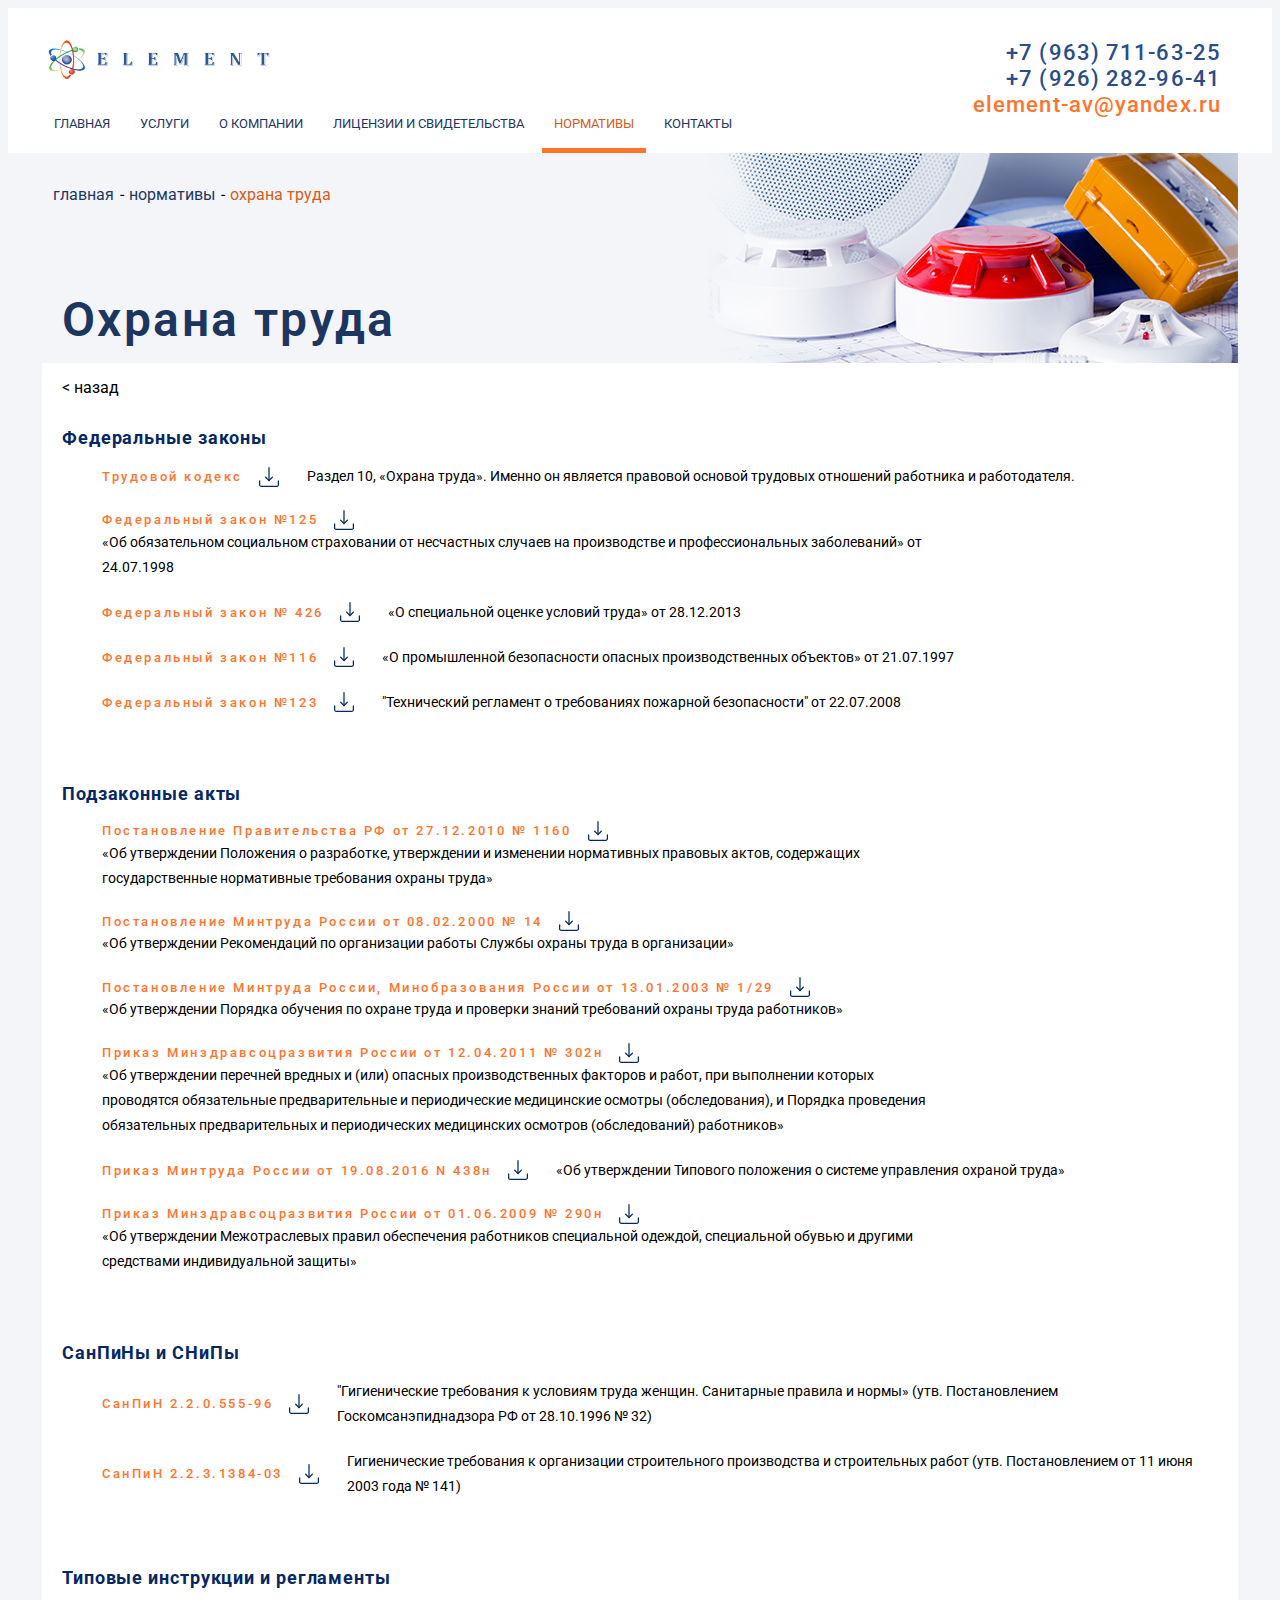
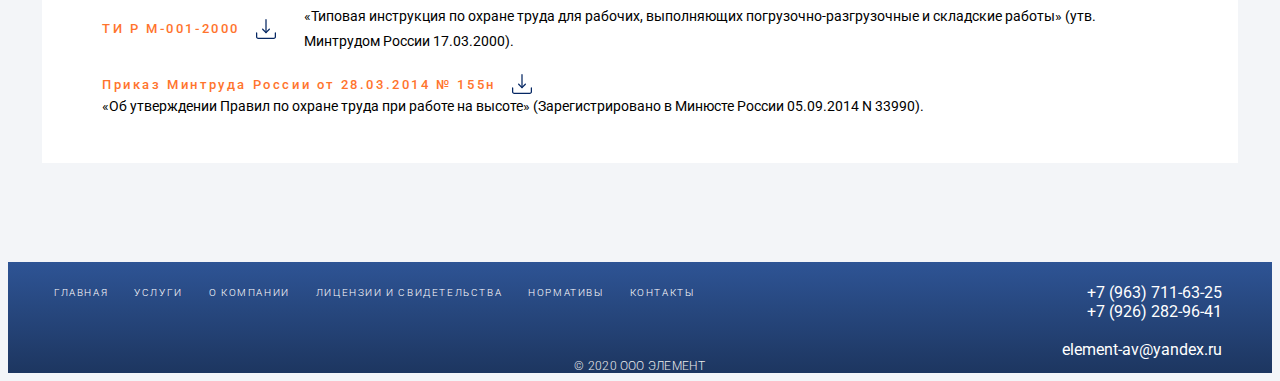
<file: pages/standards/labour-protection/labour-protection.html>
<!DOCTYPE html>
<html lang="ru">
<head>
    <meta charset="UTF-8">
    <meta name="viewport" content="width=device-width, initial-scale=1.0">
    <!-- Latest compiled and minified CSS -->
    <link rel="stylesheet" href="https://stackpath.bootstrapcdn.com/bootstrap/3.4.0/css/bootstrap.min.css" integrity="sha384-PmY9l28YgO4JwMKbTvgaS7XNZJ30MK9FAZjjzXtlqyZCqBY6X6bXIkM++IkyinN+" crossorigin="anonymous">
    <!-- Latest compiled and minified JavaScript -->
    <script src="https://code.jquery.com/jquery-1.12.4.min.js" integrity="sha384-nvAa0+6Qg9clwYCGGPpDQLVpLNn0fRaROjHqs13t4Ggj3Ez50XnGQqc/r8MhnRDZ" crossorigin="anonymous"></script>
    <script src="https://stackpath.bootstrapcdn.com/bootstrap/3.4.0/js/bootstrap.min.js" integrity="sha384-vhJnz1OVIdLktyixHY4Uk3OHEwdQqPppqYR8+5mjsauETgLOcEynD9oPHhhz18Nw" crossorigin="anonymous"></script>
    <link href="https://fonts.googleapis.com/css?family=Roboto:100,300,400,500,600&display=swap&subset=cyrillic" rel="stylesheet">
    <link rel="stylesheet" href="./css/labour-protection.css">
    <title>ООО Элемент</title>
</head>
<body>
    <header>
        <div class="header wrapper">
            <div class="header-box">
                <div class="header-box-company">
                    <div class="header-box-company__logo"><img src="../../../img/logo.png" alt="Логотип компании Элемент"></div>
                    <!-- <div class="company-name">Element</div> -->
                </div>
                <div class="header-box-contacts">
                    <div class="header-box__contacts__phone">
                        <a href="tel: +79637116325" class="link">+7 (963) 711-63-25</a>
                        <a href="tel: +79262829641" class="link">+7 (926) 282-96-41</a>
                    </div>
                    <a href="mailto: element-av@yandex.ru" class="link header-box__contacts__email">element-av@yandex.ru</a>
                </div>
            </div>
            <div class="navigation-menu-button">
                <div class="navigation-burger"></div>
                <span class="navigation-menu-button__title"></span>
            </div>
            <nav class="navigation">
                <ul class="navigation-list">
                    <li class="navigation-list__item"><a href="../../../" class="nav-link">Главная</a></li>
                    <li class="navigation-list__item"><a href="../../services/services.html" class="nav-link">Услуги</a></li>
                    <li class="navigation-list__item"><a href="../../about/about.html" class="nav-link">О компании</a></li>
                    <li class="navigation-list__item"><a href="../../licenses/licenses.html" class="nav-link">Лицензии и Свидетельства</a></li>
                    <li class="navigation-list__item"><a href="../standards.html" class="nav-link nav-link-active">Нормативы</a></li>
                    <li class="navigation-list__item"><a href="../../contacts/contacts.html" class="nav-link">Контакты</a></li>
                </ul>
                <div class="navigation__close"></div>
            </nav>
        </div>
    </header>
    <main>
        <div class="content wrapper">
            <div class="content-breadcrumbs">
                <ul class="content-breadcrumbs__list">
                    <li class="content-breadcrumbs__list-item"><a href="../../../" class="content-breadcrumbs__link">главная</a></li>
                    <li class="content-breadcrumbs__list-item"><a href="../standards.html" class="content-breadcrumbs__link">нормативы</a></li>
                    <li class="content-breadcrumbs__list-item"><a href="./labour-protection.html" class="content-breadcrumbs__link content-breadcrumbs__link-active">охрана труда</a></li>
                </ul>
            </div>
            <div class="content-title">
                <h1 class="content-title__text">Охрана труда</h1>
            </div>
            <div class="labour-protection content-box">
                <div class="back-button">
                    <a href="../standards.html" class="link">&lt; назад</a>
                </div>
                <div class="content-box__text">
                    <h4 class="content-box__text-title">Федеральные законы</h4>
                    <div class="content-box__text-group">
                        <ul class="text-group__list">
                            <li class="text-group__list-item">
                                <span>Трудовой кодекс</span>
                                <a href="../../../source/standards/labour-protection/Трудовой Кодекс.doc" class="link list-item-link"></a>
                                <p class="list-item-discription">Раздел 10, «Охрана труда». Именно он является правовой основой трудовых отношений работника и работодателя.</p>
                            </li>
                            <li class="text-group__list-item">
                                <span>Федеральный закон №125</span>
                                <a href="../../../source/standards/labour-protection/Федеральный Закон 125-ФЗ.docx" class="link list-item-link"></a>
                                <p class="list-item-discription">«Об обязательном социальном страховании от несчастных случаев на производстве и профессиональных заболеваний» от 24.07.1998</p>
                            </li>
                            <li class="text-group__list-item">
                                <span>Федеральный закон № 426</span>
                                <a href="../../../source/standards/labour-protection/Федеральный закон 426-ФЗ.doc" class="link list-item-link"></a>
                                <p class="list-item-discription">«О специальной оценке условий труда» от 28.12.2013</p>
                            </li>
                            <li class="text-group__list-item">
                                <span>Федеральный закон №116</span>
                                <a href="../../../source/standards/labour-protection/Федеральный закон № 116-ФЗ.docx" class="link list-item-link"></a>
                                <p class="list-item-discription">«О промышленной безопасности опасных производственных объектов» от 21.07.1997</p>
                            </li>
                            <li class="text-group__list-item">
                                <span>Федеральный закон №123</span>
                                <a href="../../../source/standards/labour-protection/Федеральный закон №123-ФЗ.doc" class="link list-item-link"></a>
                                <p class="list-item-discription">"Технический регламент о требованиях пожарной безопасности" от 22.07.2008</p>
                            </li>
                        </ul>
                    </div>
                </div>
                <div class="content-box__text">
                    <h4 class="content-box__text-title">Подзаконные акты</h4>
                    <div class="content-box__text-group">
                        <ul class="text-group__list">
                            <li class="text-group__list-item">
                                <span>Постановление Правительства РФ от 27.12.2010 № 1160</span>
                                <a href="../../../source/standards/labour-protection/ПП РФ 1160.docx" class="link list-item-link"></a>
                                <p class="list-item-discription">«Об утверждении Положения о разработке, утверждении и изменении нормативных правовых актов, содержащих государственные нормативные требования охраны труда»</p>
                            </li>
                            <li class="text-group__list-item">
                                <span>Постановление Минтруда России от 08.02.2000 № 14</span>
                                <a href="../../../source/standards/labour-protection/Постановление Минтруда РФ 14.docx" class="link list-item-link"></a>
                                <p class="list-item-discription">«Об утверждении Рекомендаций по организации работы Службы охраны труда в организации»</p>
                            </li>
                            <li class="text-group__list-item">
                                <span>Постановление Минтруда России, Минобразования России от 13.01.2003 № 1/29</span>
                                <a href="../../../source/standards/labour-protection/Постановление Минтруда РФ 1, Минобразования РФ 29.docx" class="link list-item-link"></a>
                                <p class="list-item-discription">«Об утверждении Порядка обучения по охране труда и проверки знаний требований охраны труда работников»</p>
                            </li>
                            <li class="text-group__list-item">
                                <span>Приказ Минздравсоцразвития России от 12.04.2011 № 302н</span>
                                <a href="../../../source/standards/labour-protection/Приказ Минздравсоцразвития 302Н.docx" class="link list-item-link"></a>
                                <p class="list-item-discription">«Об утверждении перечней вредных и (или) опасных производственных факторов и работ, при выполнении которых проводятся обязательные предварительные и периодические медицинские осмотры (обследования), и Порядка проведения обязательных предварительных и периодических медицинских осмотров (обследований) работников»</p>
                            </li>
                            <li class="text-group__list-item">
                                <span>Приказ Минтруда России от 19.08.2016 N 438н</span>
                                <a href="../../../source/standards/labour-protection/Приказ Минтруда 438н.docx" class="link list-item-link"></a>
                                <p class="list-item-discription">«Об утверждении Типового положения о системе управления охраной труда»</p>
                            </li>
                            <li class="text-group__list-item">
                                <span>Приказ Минздравсоцразвития России от 01.06.2009 № 290н</span>
                                <a href="../../../source/standards/labour-protection/Приказ Минздравсоцразвития 290Н.docx" class="link list-item-link"></a>
                                <p class="list-item-discription">«Об утверждении Межотраслевых правил обеспечения работников специальной одеждой, специальной обувью и другими средствами индивидуальной защиты»</p>
                            </li>
                        </ul>
                    </div>
                </div>
                <div class="content-box__text">
                    <h4 class="content-box__text-title">СанПиНы и СНиПы</h4>
                    <div class="content-box__text-group">
                        <ul class="text-group__list">
                            <li class="text-group__list-item">
                                <span>СанПиН 2.2.0.555-96</span>
                                <a href="../../../source/standards/labour-protection/СанПиН 2.2.0.555-96 .docx" class="link list-item-link"></a>
                                <p class="list-item-discription">"Гигиенические требования к условиям труда женщин. Санитарные правила и нормы» (утв. Постановлением Госкомсанэпиднадзора РФ от 28.10.1996 № 32)</p>
                            </li>
                            <li class="text-group__list-item">
                                <span>СанПиН 2.2.3.1384-03</span>
                                <a href="../../../source/standards/labour-protection/СанПиН 2.2.3.1384-03.docx" class="link list-item-link"></a>
                                <p class="list-item-discription">Гигиенические требования к организации строительного производства и строительных работ (утв. Постановлением от 11 июня 2003 года № 141)</p>
                            </li>
                        </ul>
                    </div>
                </div>
                <div class="content-box__text">
                    <h4 class="content-box__text-title">Типовые инструкции и регламенты</h4>
                    <div class="content-box__text-group">
                        <ul class="text-group__list">
                            <li class="text-group__list-item">
                                <span>ТИ Р М-001-2000</span>
                                <a href="../../../source/standards/labour-protection/Типовая инструкция по охране труда для рабочих, выполняющих погрузочно - разгрузочные и складские.rtf" class="link list-item-link"></a>
                                <p class="list-item-discription">«Типовая инструкция по охране труда для рабочих, выполняющих погрузочно-разгрузочные и складские работы» (утв. Минтрудом России 17.03.2000).</p>
                            </li>
                            <li class="text-group__list-item">
                                <span>Приказ Минтруда России от 28.03.2014 № 155н</span>
                                <a href="../../../source/standards/labour-protection/Правила по охране труда при работе на высоте.doc" class="link list-item-link"></a>
                                <p class="list-item-discription">«Об утверждении Правил по охране труда при работе на высоте» (Зарегистрировано в Минюсте России 05.09.2014 N 33990).</p>
                            </li>
                        </ul>
                    </div>
                </div>
            </div>
            <div class="main-background"></div>
        </div>
        <!-- <div class="main-background"></div> -->
    </main>
    <footer>
        <div class="footer wrapper">
            <div class="footer-box">
                <nav class="navigation">
                    <ul class="navigation-list">
                        <li class="navigation-list__item"><a href="../../../" class="nav-link">Главная</a></li>
                        <li class="navigation-list__item"><a href="../../services/services.html" class="nav-link">Услуги</a></li>
                        <li class="navigation-list__item"><a href="../../about/about.html" class="nav-link">О компании</a></li>
                        <li class="navigation-list__item"><a href="../../licenses/licenses.html" class="nav-link">Лицензии и Свидетельства</a></li>
                        <li class="navigation-list__item"><a href="../../standards/standards.html" class="nav-link">Нормативы</a></li>
                        <li class="navigation-list__item"><a href="../../contacts/contacts.html" class="nav-link">Контакты</a></li>
                    </ul>
                </nav>
                <div class="footer-box__contacts">
                    <a href="tel: +79637116325" class="link phone">+7 (963) 711-63-25</a>
                    <a href="tel: +79262829641" class="link phone">+7 (926) 282-96-41</a><br>
                    <a href="mailto: element-av@yandex.ru" class="link">element-av@yandex.ru</a>
                </div>
            </div>
            <div class="copyright">
                <span class="copyright-text">© 2020 ООО ЭЛЕМЕНТ</span>
            </div>
        </div>
    </footer>
    <div class="backtotop">
        <a href="#" class="backtotop-button"></a>
    </div>
</body>
<script src="../../../js/main.js"></script>
</html>
</file>
<file: css/main.css>
@import url('./global.css');
@import url('./header.css');
@import url('./footer.css');
@import url('./main-import.css');
@import url('./tablet.css');
@import url('./mobile.css');
</file>
<file: pages/contacts/css/contacts.css>
@import url('../../../css/global.css');
@import url('../../../css/header.css');
@import url('../../../css/footer.css');
@import url('./contacts-import.css');
@import url('../../../css/tablet.css');
@import url('../../../css/mobile.css');
</file>
<file: pages/licenses/css/licenses.css>
@import url('../../../css/global.css');
@import url('../../../css/header.css');
@import url('../../../css/footer.css');
@import url('./licenses-import.css');
@import url('../../../css/tablet.css');
@import url('../../../css/mobile.css');
</file>
<file: pages/services/css/services.css>
@import url('../../../css/global.css');
@import url('../../../css/header.css');
@import url('../../../css/footer.css');
@import url('./services-import.css');
@import url('../../../css/tablet.css');
@import url('../../../css/mobile.css');
</file>
<file: pages/standards/css/standards.css>
@import url('../../../css/global.css');
@import url('../../../css/header.css');
@import url('../../../css/footer.css');
@import url('./standards-import.css');
@import url('../../../css/tablet.css');
@import url('../../../css/mobile.css');
</file>
<file: pages/standards/fire-safety/css/fire-safety.css>
@import url('../../../../css/global.css');
@import url('../../../../css/header.css');
@import url('../../../../css/footer.css');
@import url('./fire-safety-import.css');
@import url('../../../../css/tablet.css');
@import url('../../../../css/mobile.css');
</file>
<file: pages/standards/labour-protection/css/labour-protection.css>
@import url('../../../../css/global.css');
@import url('../../../../css/header.css');
@import url('../../../../css/footer.css');
@import url('./labour-protection-import.css');
@import url('../../../../css/tablet.css');
@import url('../../../../css/mobile.css');
</file>
